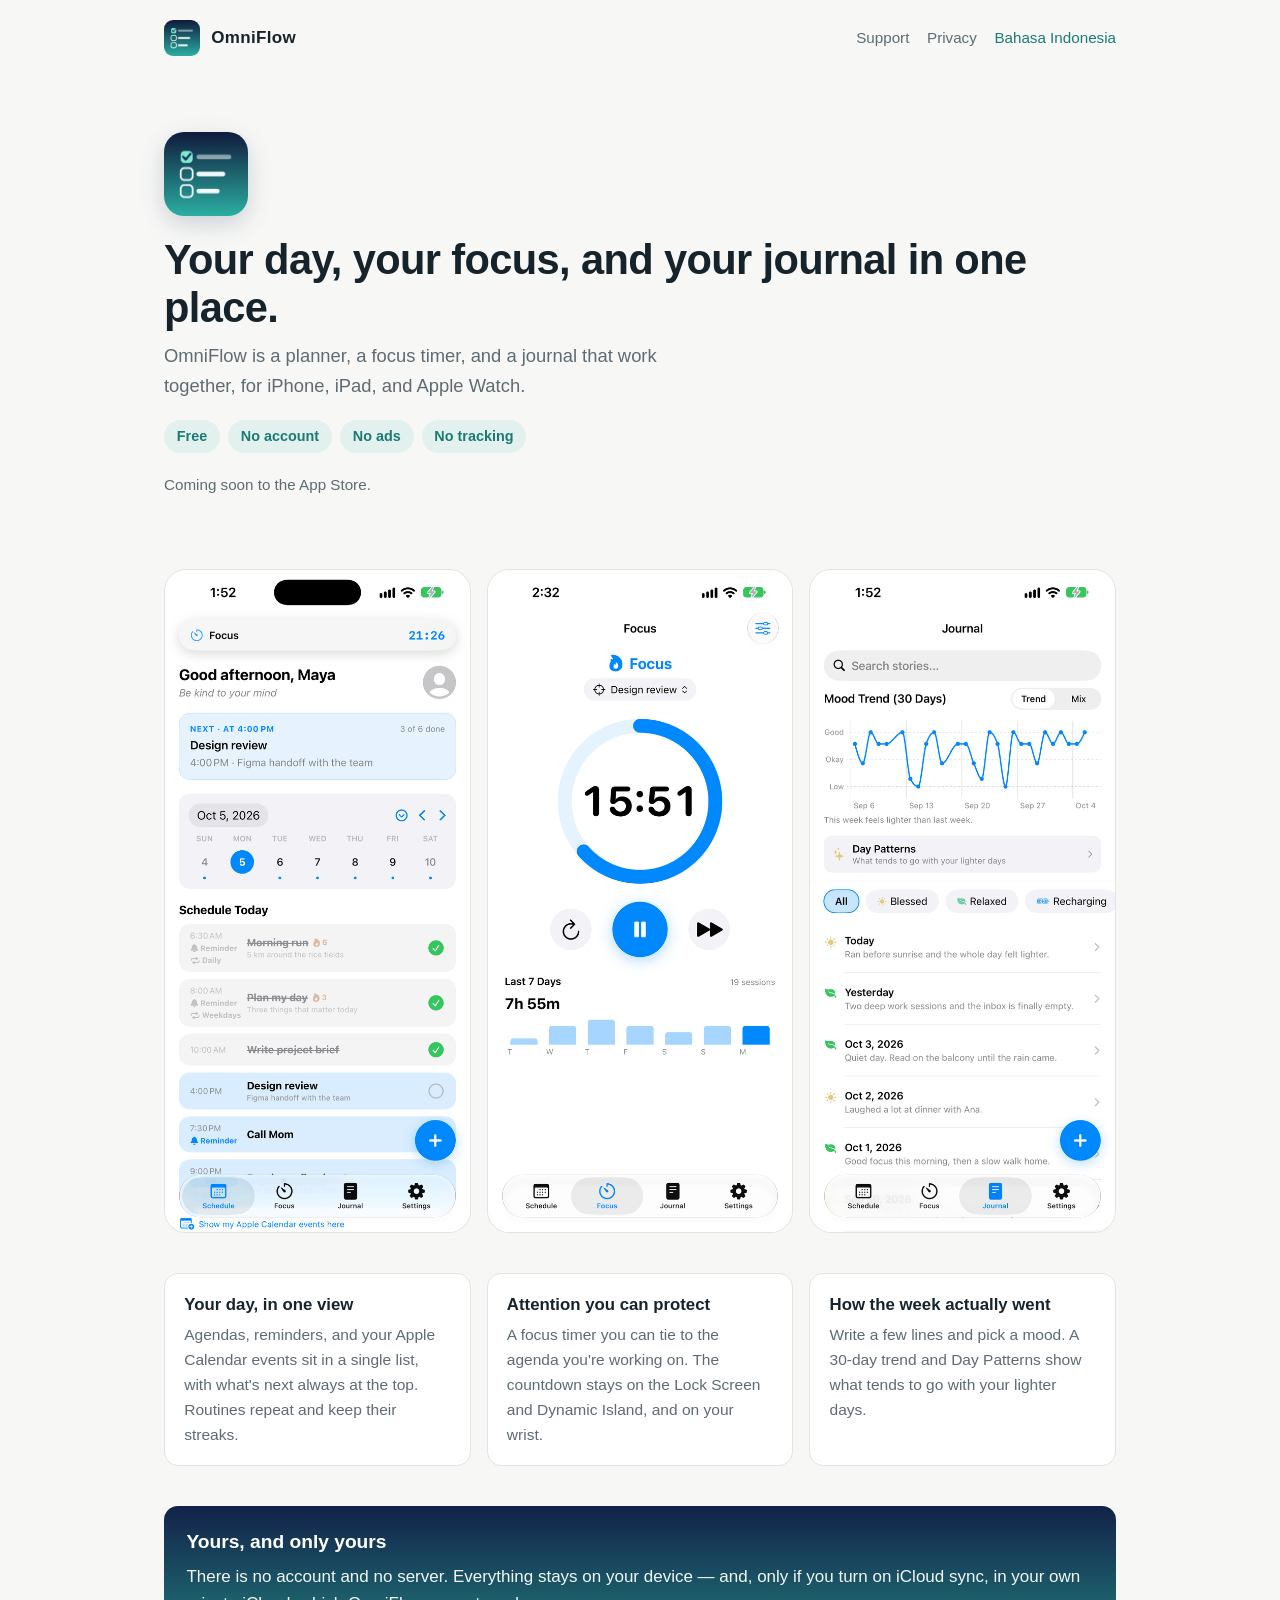
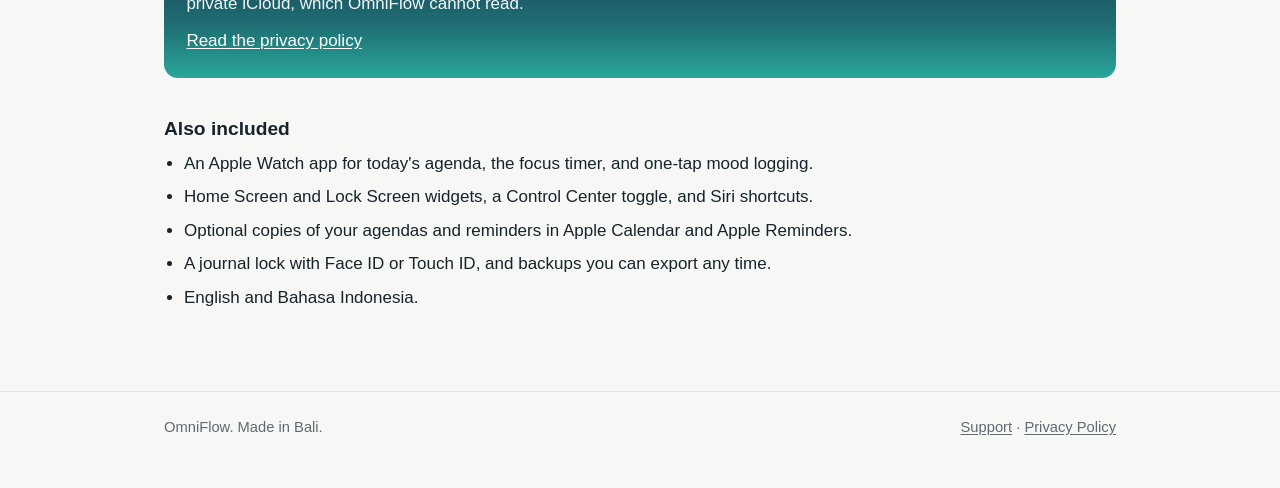
<file: index.html>
<!DOCTYPE html>
<html lang="en">
<head>
<meta charset="utf-8">
<meta name="viewport" content="width=device-width, initial-scale=1">
<title>OmniFlow — Planner, Focus Timer & Journal</title>
<meta name="description" content="OmniFlow keeps your day, your attention, and your thoughts in one place. Free, with no account and no tracking, for iPhone, iPad, and Apple Watch.">
<link rel="icon" href="assets/icon.png">
<link rel="alternate" hreflang="id" href="id/">
<link rel="stylesheet" href="style.css">
</head>
<body>

<div class="wrap wide">
  <header class="site-header">
    <a class="brand" href="./"><img src="assets/icon.png" alt="">OmniFlow</a>
    <nav class="site-nav" aria-label="Site">
      <a href="support.html">Support</a>
      <a href="privacy.html">Privacy</a>
      <a class="lang" href="id/" lang="id" hreflang="id">Bahasa Indonesia</a>
    </nav>
  </header>

  <main>
    <section class="hero">
      <div>
        <img class="icon" src="assets/icon.png" alt="OmniFlow app icon">
        <h1>Your day, your focus, and your journal in one place.</h1>
        <p class="tagline">
          OmniFlow is a planner, a focus timer, and a journal
          that work together, for iPhone, iPad, and Apple Watch.
        </p>
        <ul class="chips">
          <li>Free</li>
          <li>No account</li>
          <li>No ads</li>
          <li>No tracking</li>
        </ul>
        <!-- Setelah rilis: ganti paragraf di bawah dengan tautan App Store. -->
        <p class="status">Coming soon to the App Store.</p>
      </div>
    </section>

    <div class="shots">
      <img src="assets/en-1-schedule.png" width="600" height="1304" loading="lazy"
           alt="The Schedule tab: the next agenda at the top, a week strip, and today's list with completed items ticked.">
      <img src="assets/en-2-focus.png" width="600" height="1304" loading="lazy"
           alt="The Focus tab: a countdown ring for the agenda being worked on, and focus time for the last seven days.">
      <img src="assets/en-3-journal.png" width="600" height="1304" loading="lazy"
           alt="The Journal tab: a 30-day mood trend above a list of journal entries.">
    </div>

    <section class="features" aria-label="What it does">
      <div class="card">
        <h3>Your day, in one view</h3>
        <p>Agendas, reminders, and your Apple Calendar events sit in a single list, with what's
          next always at the top. Routines repeat and keep their streaks.</p>
      </div>
      <div class="card">
        <h3>Attention you can protect</h3>
        <p>A focus timer you can tie to the agenda you're working on. The countdown stays on the
          Lock Screen and Dynamic Island, and on your wrist.</p>
      </div>
      <div class="card">
        <h3>How the week actually went</h3>
        <p>Write a few lines and pick a mood. A 30-day trend and Day Patterns show what tends to
          go with your lighter days.</p>
      </div>
    </section>

    <section class="band">
      <h2>Yours, and only yours</h2>
      <p>There is no account and no server. Everything stays on your device — and, only if you
        turn on iCloud sync, in your own private iCloud, which OmniFlow cannot read.</p>
      <p><a href="privacy.html">Read the privacy policy</a></p>
    </section>

    <h2>Also included</h2>
    <ul>
      <li>An Apple Watch app for today's agenda, the focus timer, and one-tap mood logging.</li>
      <li>Home Screen and Lock Screen widgets, a Control Center toggle, and Siri shortcuts.</li>
      <li>Optional copies of your agendas and reminders in Apple Calendar and Apple Reminders.</li>
      <li>A journal lock with Face ID or Touch ID, and backups you can export any time.</li>
      <li>English and Bahasa Indonesia.</li>
    </ul>
  </main>
</div>

<footer class="site-footer">
  <div class="wrap wide">
    <span>OmniFlow. Made in Bali.</span>
    <span><a href="support.html">Support</a> · <a href="privacy.html">Privacy Policy</a></span>
  </div>
</footer>

</body>
</html>
</file>
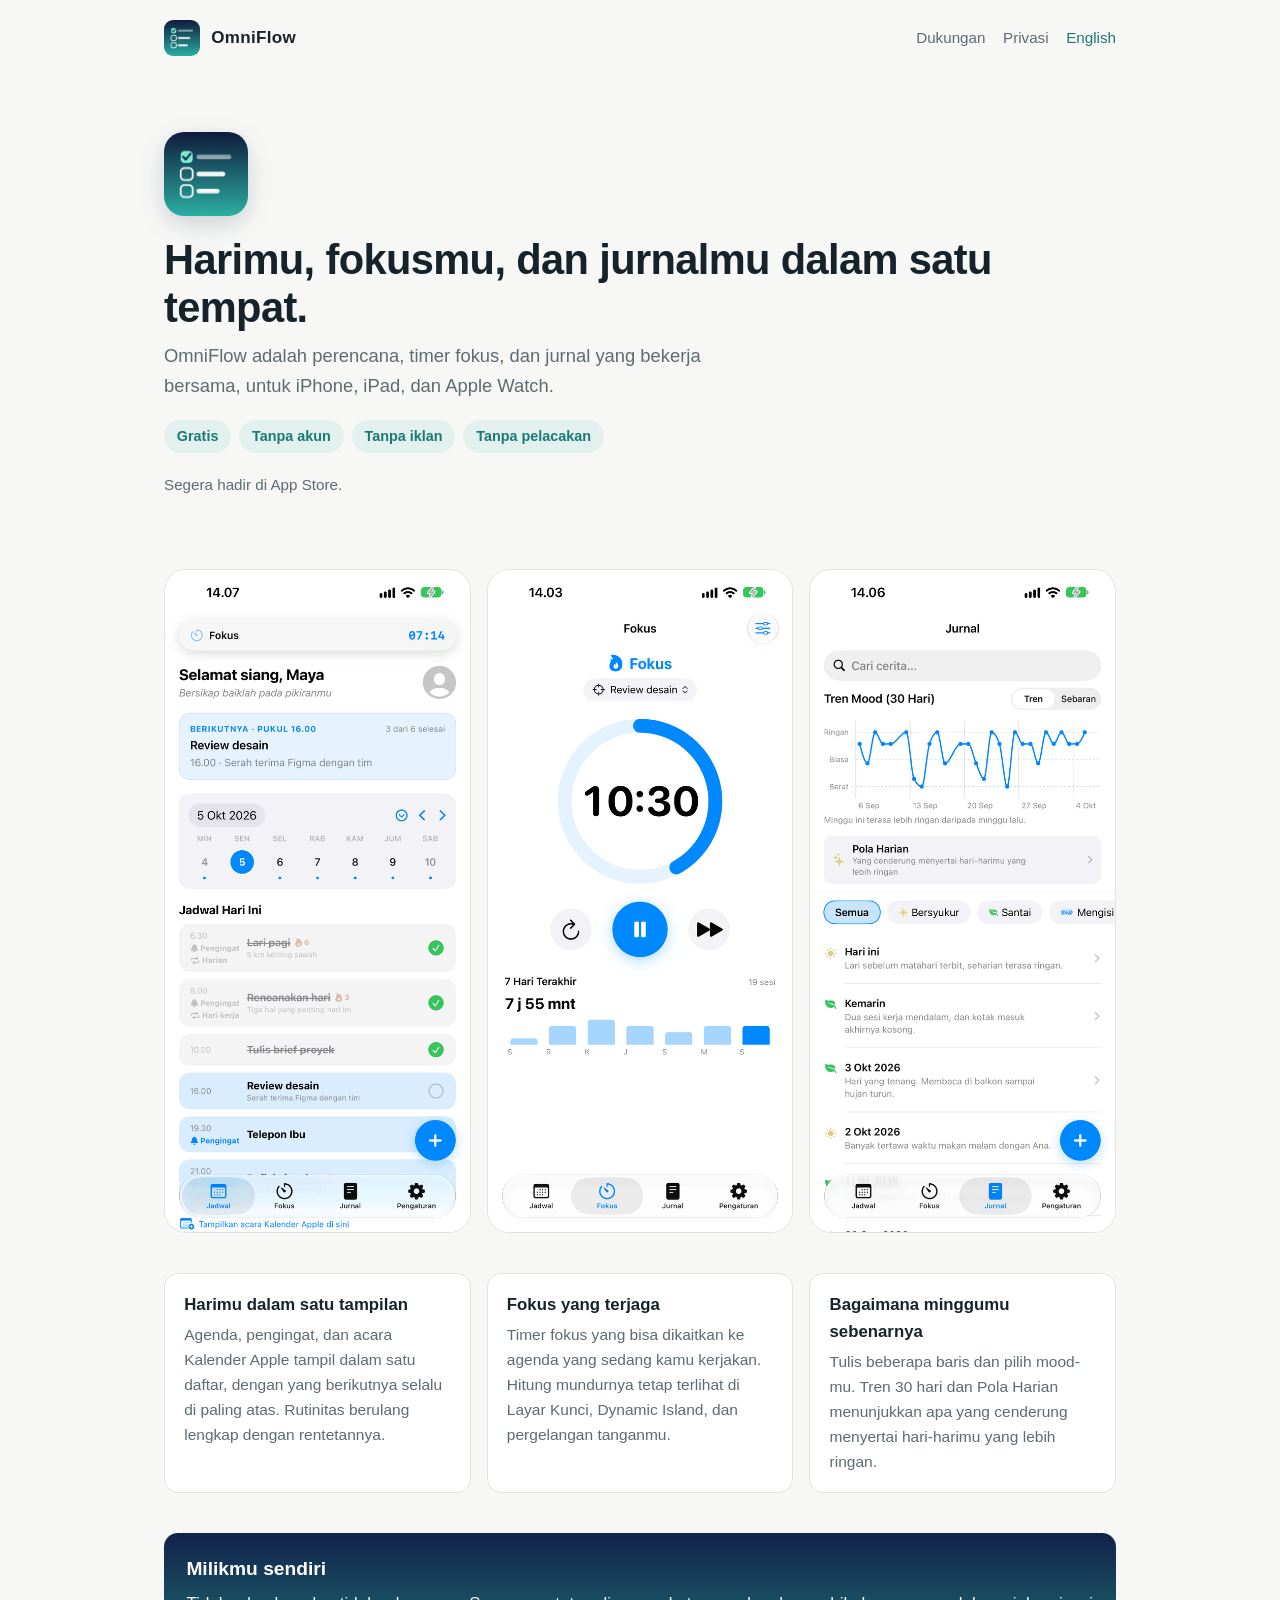
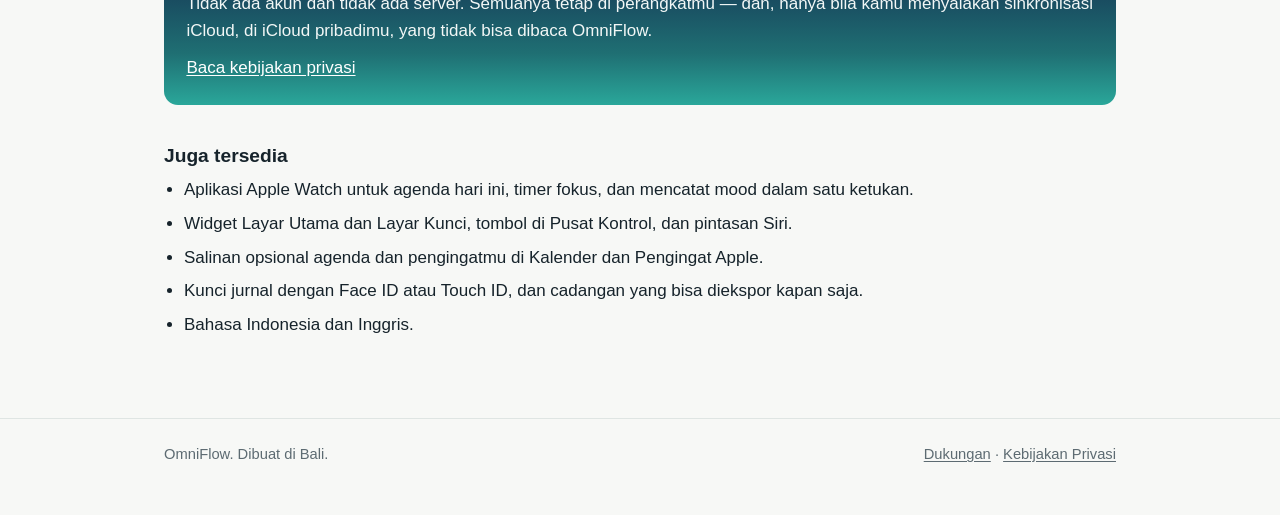
<file: id/index.html>
<!DOCTYPE html>
<html lang="id">
<head>
<meta charset="utf-8">
<meta name="viewport" content="width=device-width, initial-scale=1">
<title>OmniFlow — Agenda, Fokus & Jurnal Harian</title>
<meta name="description" content="OmniFlow menyatukan harimu, perhatianmu, dan pikiranmu dalam satu tempat. Gratis, tanpa akun, tanpa pelacakan, untuk iPhone, iPad, dan Apple Watch.">
<link rel="icon" href="../assets/icon.png">
<link rel="alternate" hreflang="en" href="../">
<link rel="stylesheet" href="../style.css">
</head>
<body>

<div class="wrap wide">
  <header class="site-header">
    <a class="brand" href="./"><img src="../assets/icon.png" alt="">OmniFlow</a>
    <nav class="site-nav" aria-label="Situs">
      <a href="support.html">Dukungan</a>
      <a href="privacy.html">Privasi</a>
      <a class="lang" href="../" lang="en" hreflang="en">English</a>
    </nav>
  </header>

  <main>
    <section class="hero">
      <div>
        <img class="icon" src="../assets/icon.png" alt="Ikon aplikasi OmniFlow">
        <h1>Harimu, fokusmu, dan jurnalmu dalam satu tempat.</h1>
        <p class="tagline">
          OmniFlow adalah perencana, timer fokus, dan jurnal
          yang bekerja bersama, untuk iPhone, iPad, dan Apple Watch.
        </p>
        <ul class="chips">
          <li>Gratis</li>
          <li>Tanpa akun</li>
          <li>Tanpa iklan</li>
          <li>Tanpa pelacakan</li>
        </ul>
        <!-- Setelah rilis: ganti paragraf di bawah dengan tautan App Store. -->
        <p class="status">Segera hadir di App Store.</p>
      </div>
    </section>

    <div class="shots">
      <img src="../assets/id-1-schedule.png" width="600" height="1304" loading="lazy"
           alt="Tab Jadwal: agenda berikutnya di paling atas, deretan hari dalam seminggu, dan daftar hari ini dengan agenda yang sudah dicentang.">
      <img src="../assets/id-2-focus.png" width="600" height="1304" loading="lazy"
           alt="Tab Fokus: lingkaran hitung mundur untuk agenda yang sedang dikerjakan, dan waktu fokus tujuh hari terakhir.">
      <img src="../assets/id-3-journal.png" width="600" height="1304" loading="lazy"
           alt="Tab Jurnal: tren mood 30 hari di atas daftar entri jurnal.">
    </div>

    <section class="features" aria-label="Yang bisa dilakukan">
      <div class="card">
        <h3>Harimu dalam satu tampilan</h3>
        <p>Agenda, pengingat, dan acara Kalender Apple tampil dalam satu daftar, dengan yang
          berikutnya selalu di paling atas. Rutinitas berulang lengkap dengan rentetannya.</p>
      </div>
      <div class="card">
        <h3>Fokus yang terjaga</h3>
        <p>Timer fokus yang bisa dikaitkan ke agenda yang sedang kamu kerjakan. Hitung mundurnya
          tetap terlihat di Layar Kunci, Dynamic Island, dan pergelangan tanganmu.</p>
      </div>
      <div class="card">
        <h3>Bagaimana minggumu sebenarnya</h3>
        <p>Tulis beberapa baris dan pilih mood-mu. Tren 30 hari dan Pola Harian menunjukkan apa
          yang cenderung menyertai hari-harimu yang lebih ringan.</p>
      </div>
    </section>

    <section class="band">
      <h2>Milikmu sendiri</h2>
      <p>Tidak ada akun dan tidak ada server. Semuanya tetap di perangkatmu — dan, hanya bila kamu
        menyalakan sinkronisasi iCloud, di iCloud pribadimu, yang tidak bisa dibaca OmniFlow.</p>
      <p><a href="privacy.html">Baca kebijakan privasi</a></p>
    </section>

    <h2>Juga tersedia</h2>
    <ul>
      <li>Aplikasi Apple Watch untuk agenda hari ini, timer fokus, dan mencatat mood dalam satu
        ketukan.</li>
      <li>Widget Layar Utama dan Layar Kunci, tombol di Pusat Kontrol, dan pintasan Siri.</li>
      <li>Salinan opsional agenda dan pengingatmu di Kalender dan Pengingat Apple.</li>
      <li>Kunci jurnal dengan Face ID atau Touch ID, dan cadangan yang bisa diekspor kapan saja.</li>
      <li>Bahasa Indonesia dan Inggris.</li>
    </ul>
  </main>
</div>

<footer class="site-footer">
  <div class="wrap wide">
    <span>OmniFlow. Dibuat di Bali.</span>
    <span><a href="support.html">Dukungan</a> · <a href="privacy.html">Kebijakan Privasi</a></span>
  </div>
</footer>

</body>
</html>
</file>
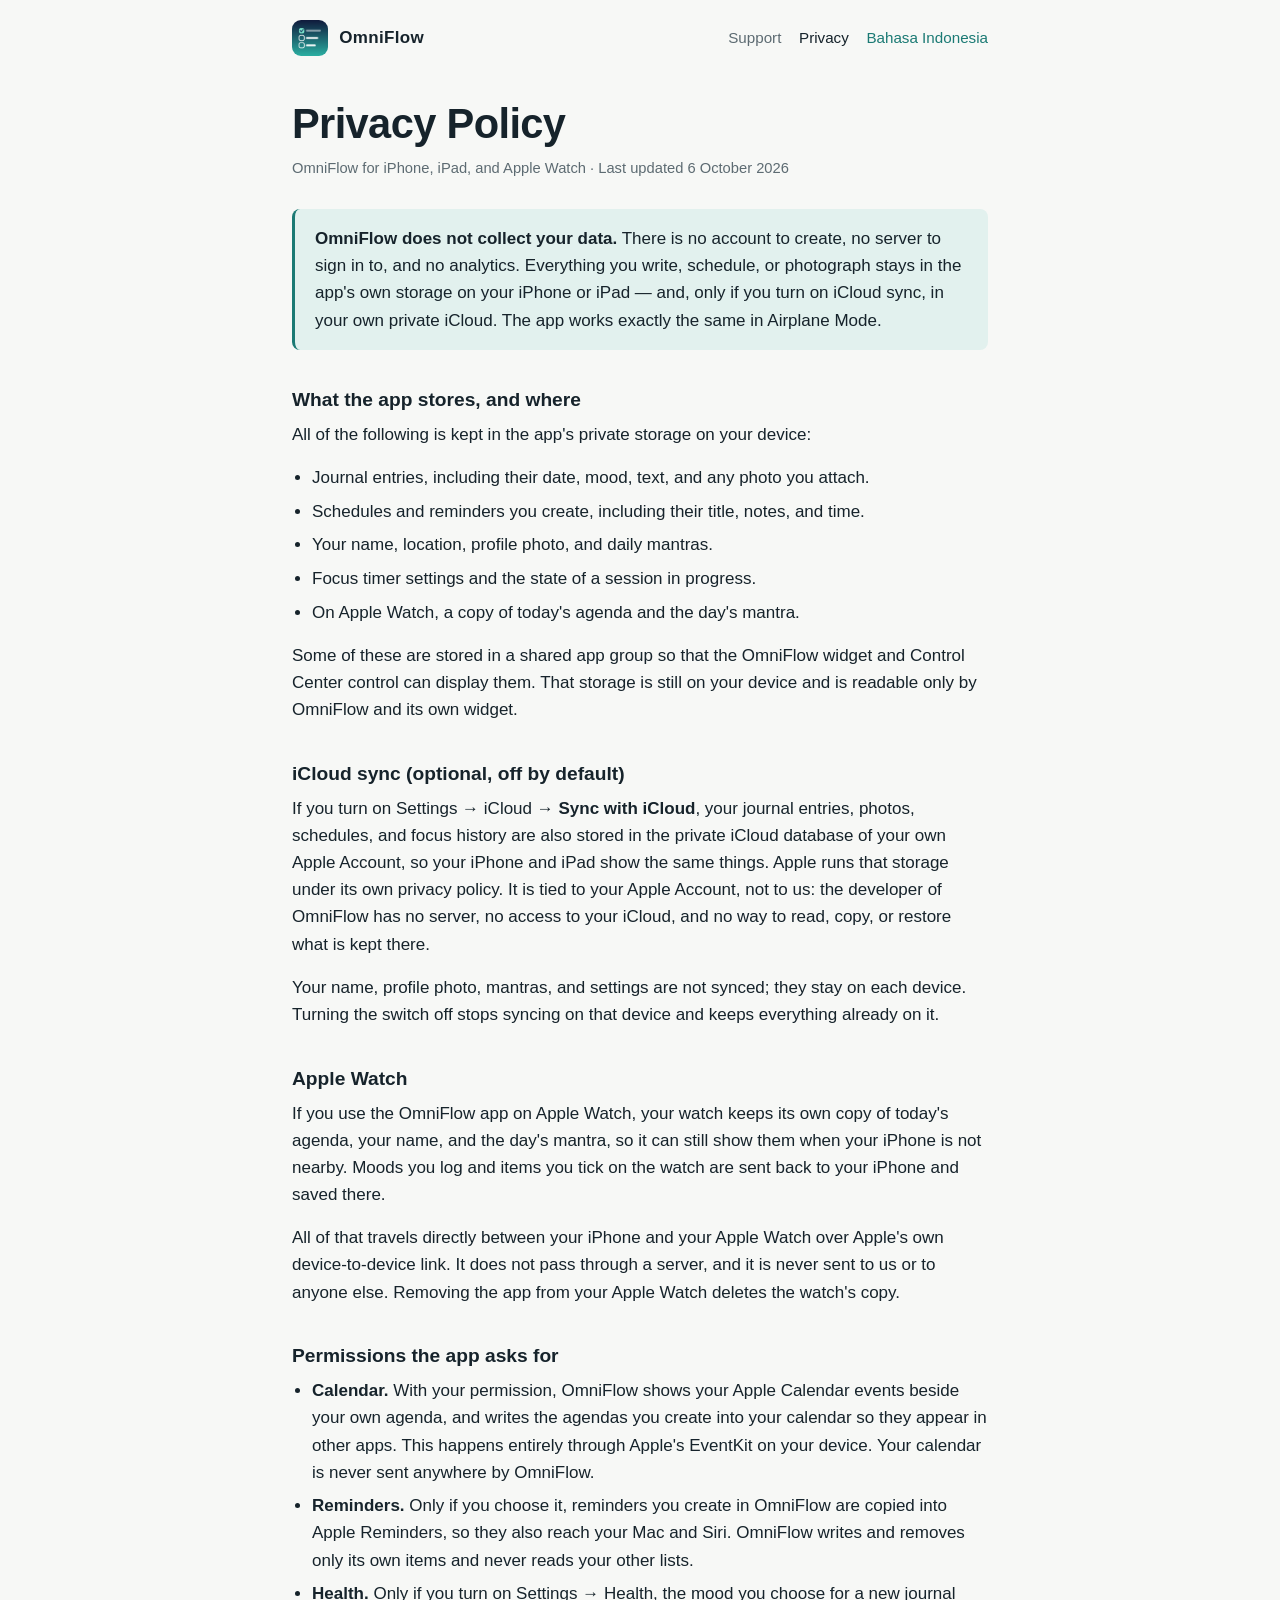
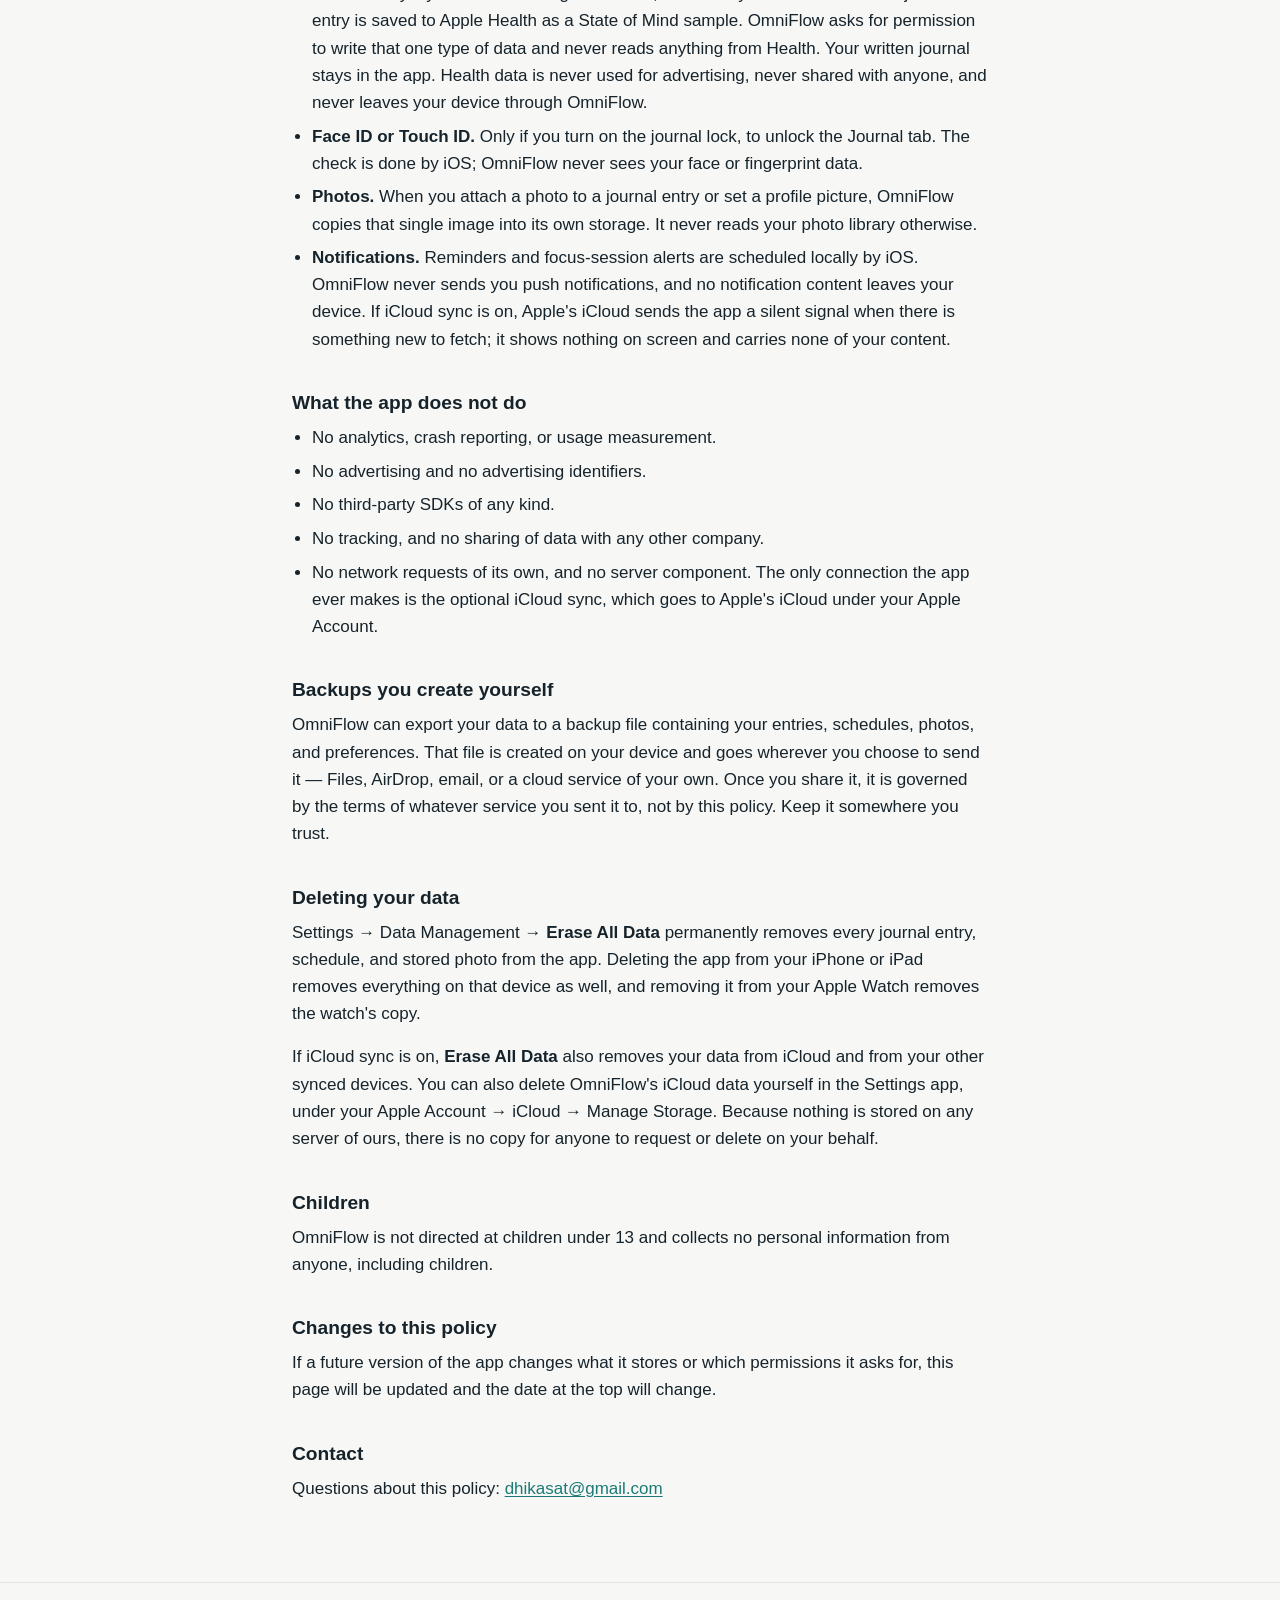
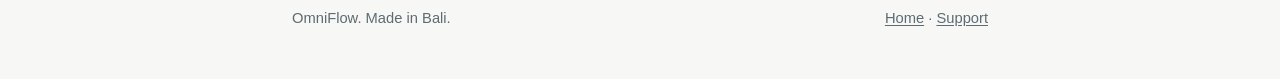
<file: privacy.html>
<!DOCTYPE html>
<html lang="en">
<head>
<meta charset="utf-8">
<meta name="viewport" content="width=device-width, initial-scale=1">
<title>OmniFlow — Privacy Policy</title>
<meta name="description" content="OmniFlow does not collect your data. What the app stores, where it is kept, and what each permission is used for.">
<link rel="icon" href="assets/icon.png">
<link rel="alternate" hreflang="id" href="id/privacy.html">
<link rel="stylesheet" href="style.css">
</head>
<body>

<div class="wrap">
  <header class="site-header">
    <a class="brand" href="./"><img src="assets/icon.png" alt="">OmniFlow</a>
    <nav class="site-nav" aria-label="Site">
      <a href="support.html">Support</a>
      <a href="privacy.html" aria-current="page">Privacy</a>
      <a class="lang" href="id/privacy.html" lang="id" hreflang="id">Bahasa Indonesia</a>
    </nav>
  </header>

<main>
<h1>Privacy Policy</h1>
<p class="updated">OmniFlow for iPhone, iPad, and Apple Watch · Last updated 6 October 2026</p>

<p class="lede">
  <strong>OmniFlow does not collect your data.</strong> There is no account to create, no server to
  sign in to, and no analytics. Everything you write, schedule, or photograph stays in the app's own
  storage on your iPhone or iPad — and, only if you turn on iCloud sync, in your own private iCloud.
  The app works exactly the same in Airplane Mode.
</p>

<h2>What the app stores, and where</h2>
<p>All of the following is kept in the app's private storage on your device:</p>
<ul>
  <li>Journal entries, including their date, mood, text, and any photo you attach.</li>
  <li>Schedules and reminders you create, including their title, notes, and time.</li>
  <li>Your name, location, profile photo, and daily mantras.</li>
  <li>Focus timer settings and the state of a session in progress.</li>
  <li>On Apple Watch, a copy of today's agenda and the day's mantra.</li>
</ul>
<p>
  Some of these are stored in a shared app group so that the OmniFlow widget and Control Center
  control can display them. That storage is still on your device and is readable only by OmniFlow
  and its own widget.
</p>

<h2>iCloud sync (optional, off by default)</h2>
<p>
  If you turn on Settings → iCloud → <strong>Sync with iCloud</strong>, your journal entries,
  photos, schedules, and focus history are also stored in the private iCloud database of your own
  Apple Account, so your iPhone and iPad show the same things. Apple runs that storage under its own
  privacy policy. It is tied to your Apple Account, not to us: the developer of OmniFlow has no
  server, no access to your iCloud, and no way to read, copy, or restore what is kept there.
</p>
<p>
  Your name, profile photo, mantras, and settings are not synced; they stay on each device. Turning
  the switch off stops syncing on that device and keeps everything already on it.
</p>

<h2>Apple Watch</h2>
<p>
  If you use the OmniFlow app on Apple Watch, your watch keeps its own copy of today's agenda, your
  name, and the day's mantra, so it can still show them when your iPhone is not nearby. Moods you
  log and items you tick on the watch are sent back to your iPhone and saved there.
</p>
<p>
  All of that travels directly between your iPhone and your Apple Watch over Apple's own
  device-to-device link. It does not pass through a server, and it is never sent to us or to anyone
  else. Removing the app from your Apple Watch deletes the watch's copy.
</p>

<h2>Permissions the app asks for</h2>
<ul>
  <li>
    <strong>Calendar.</strong> With your permission, OmniFlow shows your Apple Calendar events beside
    your own agenda, and writes the agendas you create into your calendar so they appear in other
    apps. This happens entirely through Apple's EventKit on your device. Your calendar is never sent
    anywhere by OmniFlow.
  </li>
  <li>
    <strong>Reminders.</strong> Only if you choose it, reminders you create in OmniFlow are copied into
    Apple Reminders, so they also reach your Mac and Siri. OmniFlow writes and removes only its own
    items and never reads your other lists.
  </li>
  <li>
    <strong>Health.</strong> Only if you turn on Settings → Health, the mood you choose for a new
    journal entry is saved to Apple Health as a State of Mind sample. OmniFlow asks for permission to
    write that one type of data and never reads anything from Health. Your written journal stays in
    the app. Health data is never used for advertising, never shared with anyone, and never leaves
    your device through OmniFlow.
  </li>
  <li>
    <strong>Face ID or Touch ID.</strong> Only if you turn on the journal lock, to unlock the Journal
    tab. The check is done by iOS; OmniFlow never sees your face or fingerprint data.
  </li>
  <li>
    <strong>Photos.</strong> When you attach a photo to a journal entry or set a profile picture,
    OmniFlow copies that single image into its own storage. It never reads your photo library
    otherwise.
  </li>
  <li>
    <strong>Notifications.</strong> Reminders and focus-session alerts are scheduled locally by iOS.
    OmniFlow never sends you push notifications, and no notification content leaves your device.
    If iCloud sync is on, Apple's iCloud sends the app a silent signal when there is something new
    to fetch; it shows nothing on screen and carries none of your content.
  </li>
</ul>

<h2>What the app does not do</h2>
<ul>
  <li>No analytics, crash reporting, or usage measurement.</li>
  <li>No advertising and no advertising identifiers.</li>
  <li>No third-party SDKs of any kind.</li>
  <li>No tracking, and no sharing of data with any other company.</li>
  <li>No network requests of its own, and no server component. The only connection the app ever
    makes is the optional iCloud sync, which goes to Apple's iCloud under your Apple Account.</li>
</ul>

<h2>Backups you create yourself</h2>
<p>
  OmniFlow can export your data to a backup file containing your entries, schedules, photos, and
  preferences. That file is created on your device and goes wherever you choose to send it — Files,
  AirDrop, email, or a cloud service of your own. Once you share it, it is governed by the terms of
  whatever service you sent it to, not by this policy. Keep it somewhere you trust.
</p>

<h2>Deleting your data</h2>
<p>
  Settings → Data Management → <strong>Erase All Data</strong> permanently removes every journal
  entry, schedule, and stored photo from the app. Deleting the app from your iPhone or iPad removes
  everything on that device as well, and removing it from your Apple Watch removes the watch's copy.
</p>
<p>
  If iCloud sync is on, <strong>Erase All Data</strong> also removes your data from iCloud and from
  your other synced devices. You can also delete OmniFlow's iCloud data yourself in the Settings app,
  under your Apple Account → iCloud → Manage Storage. Because nothing is stored on any server of
  ours, there is no copy for anyone to request or delete on your behalf.
</p>

<h2>Children</h2>
<p>
  OmniFlow is not directed at children under 13 and collects no personal information from anyone,
  including children.
</p>

<h2>Changes to this policy</h2>
<p>
  If a future version of the app changes what it stores or which permissions it asks for, this page
  will be updated and the date at the top will change.
</p>

<h2>Contact</h2>
<p>
  Questions about this policy: <a href="mailto:dhikasat@gmail.com">dhikasat@gmail.com</a>
</p>
</main>
</div>

<footer class="site-footer">
  <div class="wrap">
    <span>OmniFlow. Made in Bali.</span>
    <span><a href="./">Home</a> · <a href="support.html">Support</a></span>
  </div>
</footer>

</body>
</html>
</file>
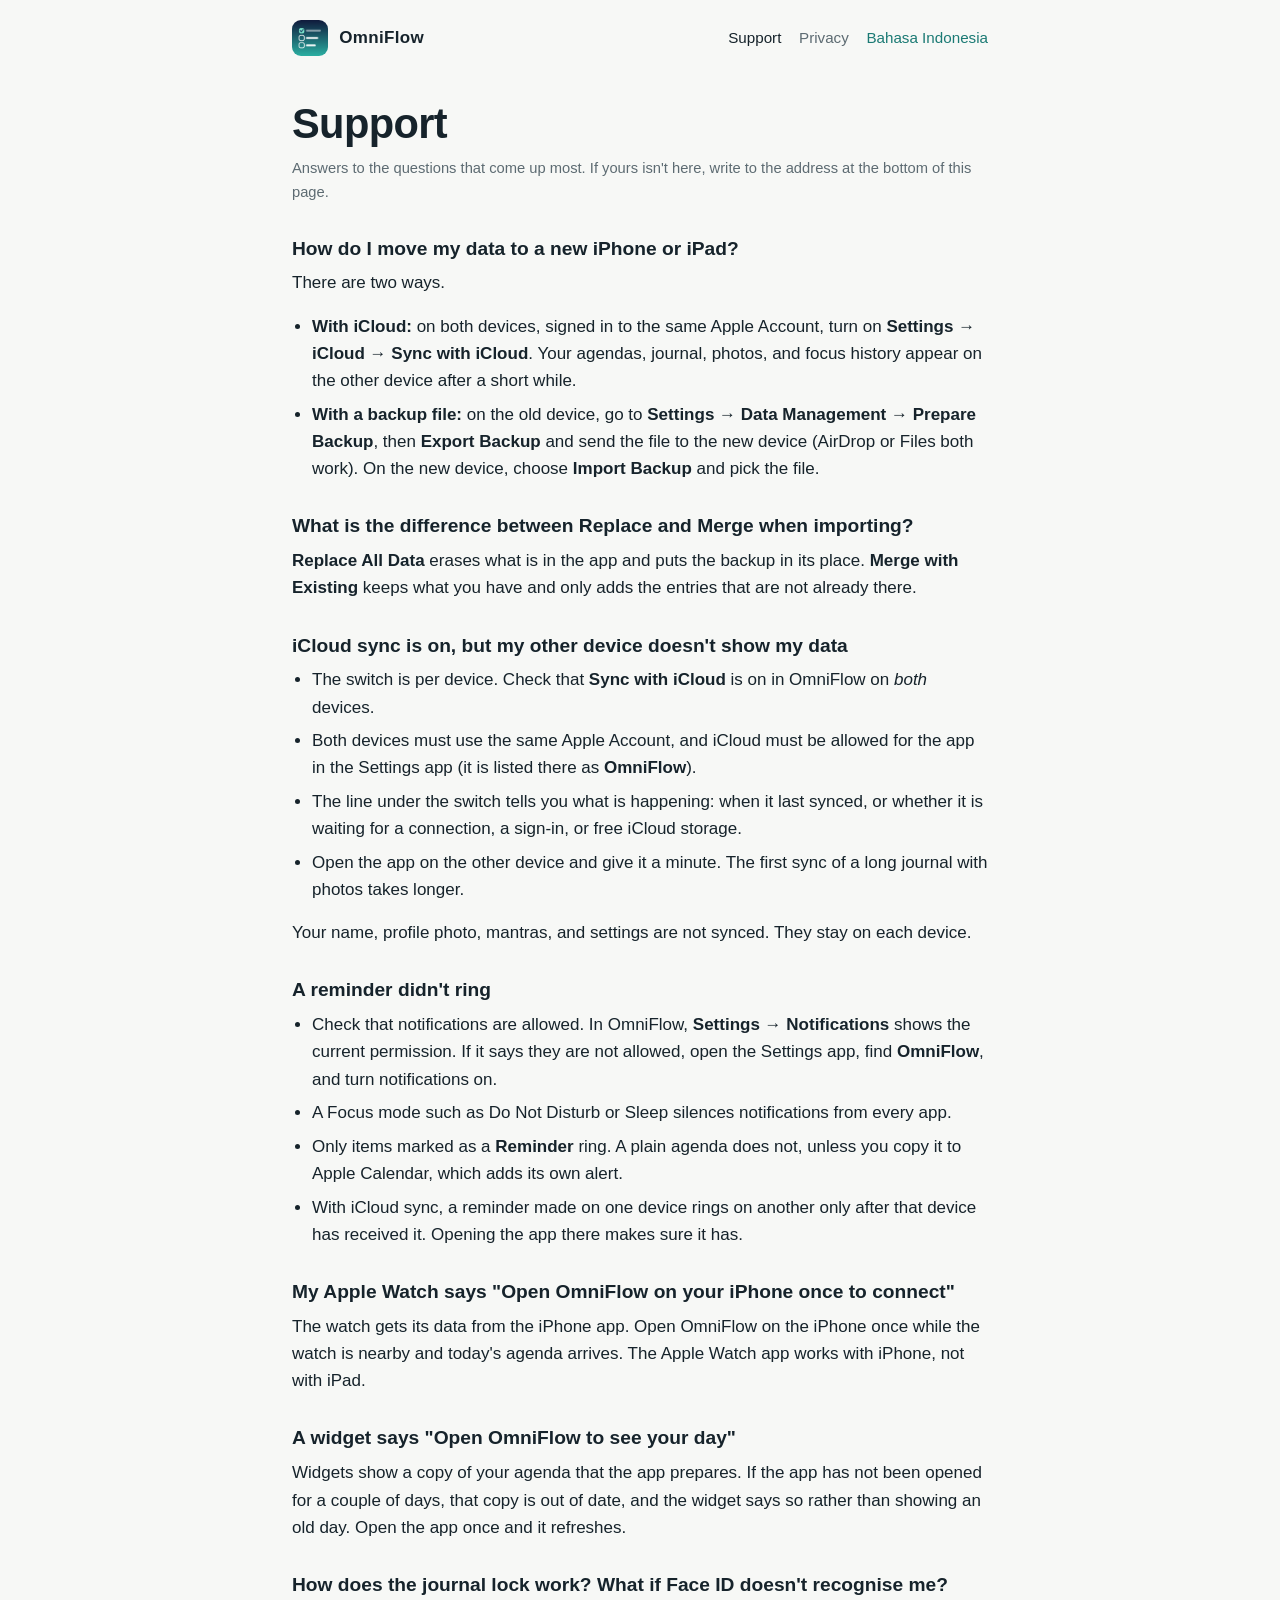
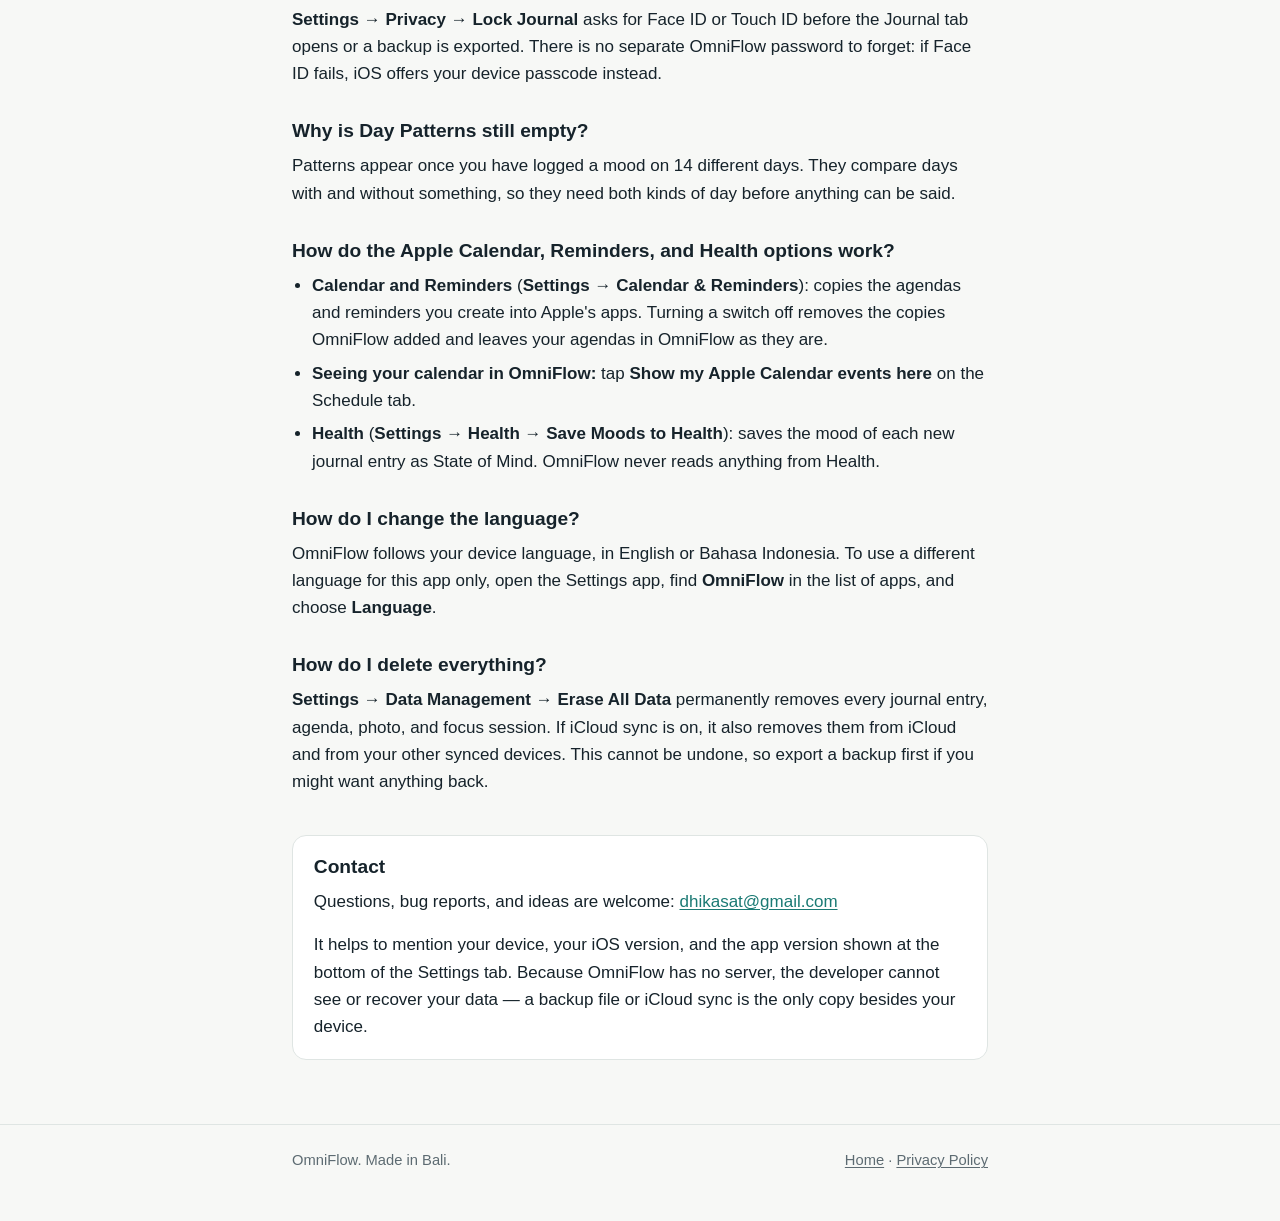
<file: support.html>
<!DOCTYPE html>
<html lang="en">
<head>
<meta charset="utf-8">
<meta name="viewport" content="width=device-width, initial-scale=1">
<title>OmniFlow — Support</title>
<meta name="description" content="Help with OmniFlow: backups, iCloud sync, reminders, Apple Watch, the journal lock, and how to reach the developer.">
<link rel="icon" href="assets/icon.png">
<link rel="alternate" hreflang="id" href="id/support.html">
<link rel="stylesheet" href="style.css">
</head>
<body>

<div class="wrap">
  <header class="site-header">
    <a class="brand" href="./"><img src="assets/icon.png" alt="">OmniFlow</a>
    <nav class="site-nav" aria-label="Site">
      <a href="support.html" aria-current="page">Support</a>
      <a href="privacy.html">Privacy</a>
      <a class="lang" href="id/support.html" lang="id" hreflang="id">Bahasa Indonesia</a>
    </nav>
  </header>

  <main class="faq">
    <h1>Support</h1>
    <p class="updated">Answers to the questions that come up most. If yours isn't here, write to
      the address at the bottom of this page.</p>

    <h2>How do I move my data to a new iPhone or iPad?</h2>
    <p>There are two ways.</p>
    <ul>
      <li><strong>With iCloud:</strong> on both devices, signed in to the same Apple Account, turn
        on <span class="path">Settings → iCloud → Sync with iCloud</span>. Your agendas, journal,
        photos, and focus history appear on the other device after a short while.</li>
      <li><strong>With a backup file:</strong> on the old device, go to
        <span class="path">Settings → Data Management → Prepare Backup</span>, then
        <strong>Export Backup</strong> and send the file to the new device (AirDrop or Files both
        work). On the new device, choose <strong>Import Backup</strong> and pick the file.</li>
    </ul>

    <h2>What is the difference between Replace and Merge when importing?</h2>
    <p><strong>Replace All Data</strong> erases what is in the app and puts the backup in its
      place. <strong>Merge with Existing</strong> keeps what you have and only adds the entries
      that are not already there.</p>

    <h2>iCloud sync is on, but my other device doesn't show my data</h2>
    <ul>
      <li>The switch is per device. Check that <strong>Sync with iCloud</strong> is on in OmniFlow
        on <em>both</em> devices.</li>
      <li>Both devices must use the same Apple Account, and iCloud must be allowed for the app in
        the Settings app (it is listed there as <strong>OmniFlow</strong>).</li>
      <li>The line under the switch tells you what is happening: when it last synced, or whether
        it is waiting for a connection, a sign-in, or free iCloud storage.</li>
      <li>Open the app on the other device and give it a minute. The first sync of a long
        journal with photos takes longer.</li>
    </ul>
    <p>Your name, profile photo, mantras, and settings are not synced. They stay on each device.</p>

    <h2>A reminder didn't ring</h2>
    <ul>
      <li>Check that notifications are allowed. In OmniFlow,
        <span class="path">Settings → Notifications</span> shows the current permission. If it
        says they are not allowed, open the Settings app, find <strong>OmniFlow</strong>, and turn
        notifications on.</li>
      <li>A Focus mode such as Do Not Disturb or Sleep silences notifications from every app.</li>
      <li>Only items marked as a <strong>Reminder</strong> ring. A plain agenda does not, unless
        you copy it to Apple Calendar, which adds its own alert.</li>
      <li>With iCloud sync, a reminder made on one device rings on another only after that device
        has received it. Opening the app there makes sure it has.</li>
    </ul>

    <h2>My Apple Watch says "Open OmniFlow on your iPhone once to connect"</h2>
    <p>The watch gets its data from the iPhone app. Open OmniFlow on the iPhone once while the
      watch is nearby and today's agenda arrives. The Apple Watch app works with iPhone, not
      with iPad.</p>

    <h2>A widget says "Open OmniFlow to see your day"</h2>
    <p>Widgets show a copy of your agenda that the app prepares. If the app has not been opened
      for a couple of days, that copy is out of date, and the widget says so rather than showing an
      old day. Open the app once and it refreshes.</p>

    <h2>How does the journal lock work? What if Face ID doesn't recognise me?</h2>
    <p><span class="path">Settings → Privacy → Lock Journal</span> asks for Face ID or Touch ID
      before the Journal tab opens or a backup is exported. There is no separate OmniFlow
      password to forget: if Face ID fails, iOS offers your device passcode instead.</p>

    <h2>Why is Day Patterns still empty?</h2>
    <p>Patterns appear once you have logged a mood on 14 different days. They compare days with
      and without something, so they need both kinds of day before anything can be said.</p>

    <h2>How do the Apple Calendar, Reminders, and Health options work?</h2>
    <ul>
      <li><strong>Calendar and Reminders</strong>
        (<span class="path">Settings → Calendar &amp; Reminders</span>): copies the agendas and
        reminders you create into Apple's apps. Turning a switch off removes the copies OmniFlow
        added and leaves your agendas in OmniFlow as they are.</li>
      <li><strong>Seeing your calendar in OmniFlow:</strong> tap <strong>Show my Apple Calendar
        events here</strong> on the Schedule tab.</li>
      <li><strong>Health</strong> (<span class="path">Settings → Health → Save Moods to
        Health</span>): saves the mood of each new journal entry as State of Mind. OmniFlow never
        reads anything from Health.</li>
    </ul>

    <h2>How do I change the language?</h2>
    <p>OmniFlow follows your device language, in English or Bahasa Indonesia. To use a different
      language for this app only, open the Settings app, find <strong>OmniFlow</strong> in the list of
      apps, and choose <strong>Language</strong>.</p>

    <h2>How do I delete everything?</h2>
    <p><span class="path">Settings → Data Management → Erase All Data</span> permanently removes
      every journal entry, agenda, photo, and focus session. If iCloud sync is on, it also removes
      them from iCloud and from your other synced devices. This cannot be undone, so export a
      backup first if you might want anything back.</p>

    <section class="contact">
      <h2>Contact</h2>
      <p>Questions, bug reports, and ideas are welcome:
        <a href="mailto:dhikasat@gmail.com?subject=OmniFlow%20support">dhikasat@gmail.com</a></p>
      <p>It helps to mention your device, your iOS version, and the app version shown at the
        bottom of the Settings tab. Because OmniFlow has no server, the developer cannot see or
        recover your data — a backup file or iCloud sync is the only copy besides your device.</p>
    </section>
  </main>
</div>

<footer class="site-footer">
  <div class="wrap">
    <span>OmniFlow. Made in Bali.</span>
    <span><a href="./">Home</a> · <a href="privacy.html">Privacy Policy</a></span>
  </div>
</footer>

</body>
</html>
</file>
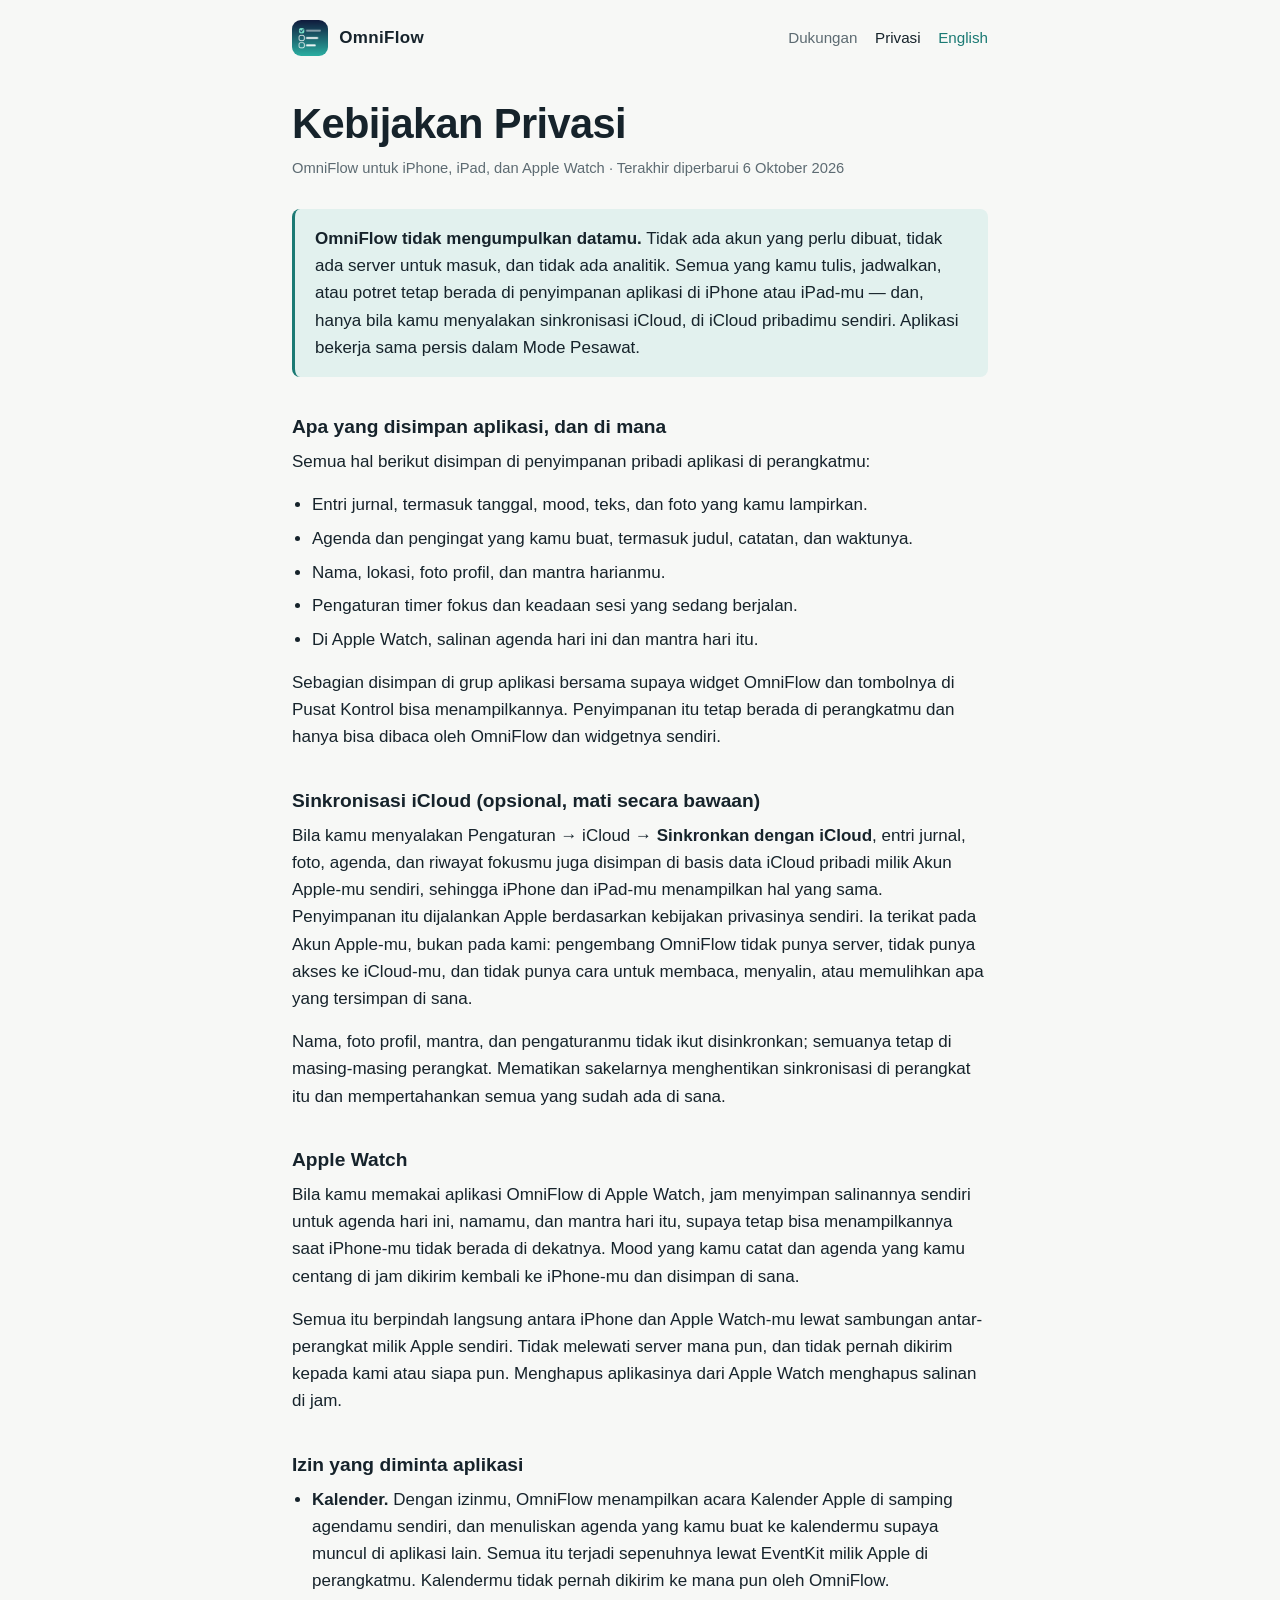
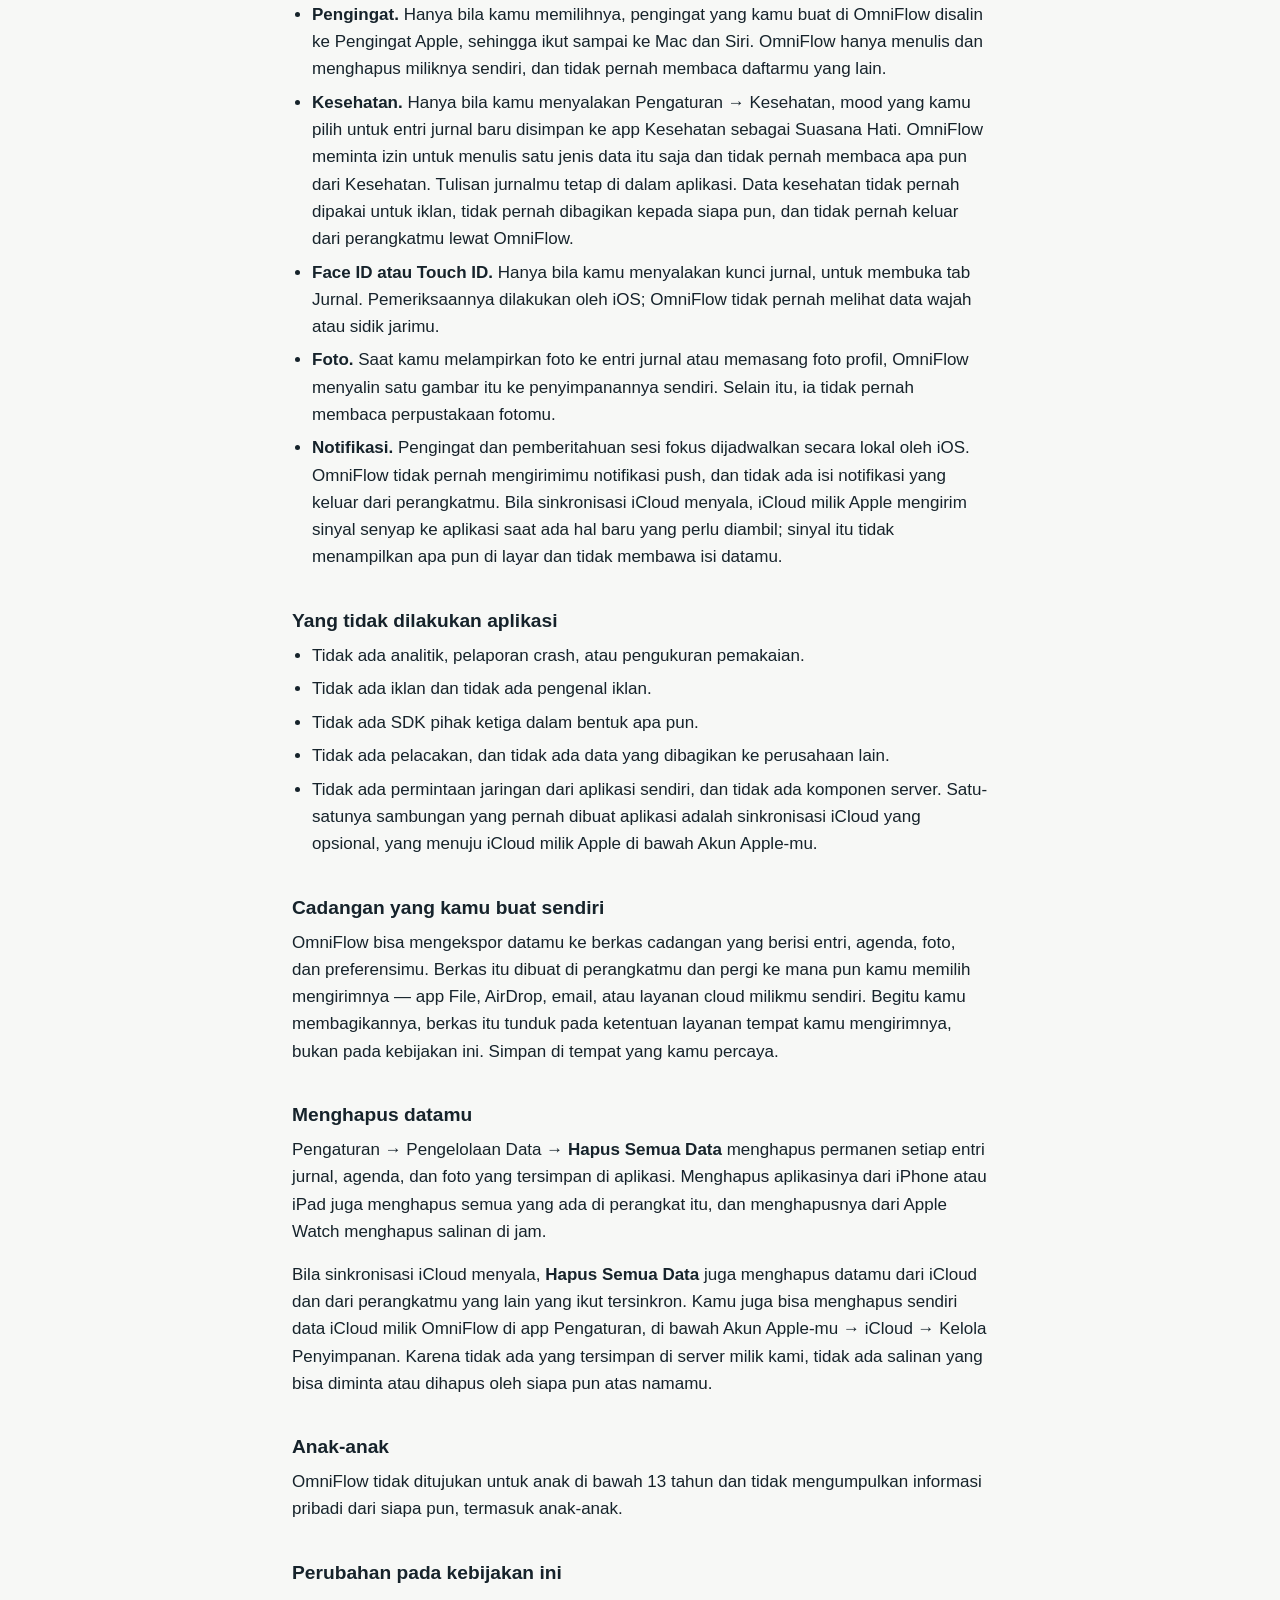
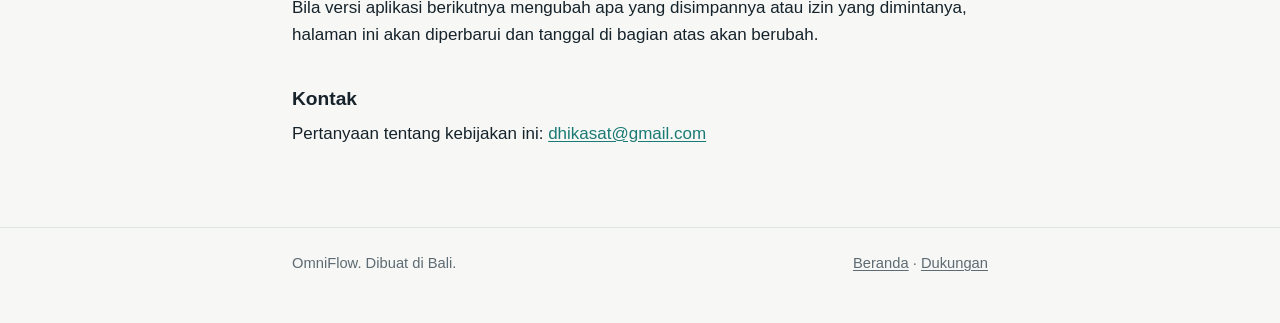
<file: id/privacy.html>
<!DOCTYPE html>
<html lang="id">
<head>
<meta charset="utf-8">
<meta name="viewport" content="width=device-width, initial-scale=1">
<title>OmniFlow — Kebijakan Privasi</title>
<meta name="description" content="OmniFlow tidak mengumpulkan datamu. Apa yang disimpan aplikasi, di mana disimpannya, dan untuk apa setiap izin dipakai.">
<link rel="icon" href="../assets/icon.png">
<link rel="alternate" hreflang="en" href="../privacy.html">
<link rel="stylesheet" href="../style.css">
</head>
<body>

<div class="wrap">
  <header class="site-header">
    <a class="brand" href="./"><img src="../assets/icon.png" alt="">OmniFlow</a>
    <nav class="site-nav" aria-label="Situs">
      <a href="support.html">Dukungan</a>
      <a href="privacy.html" aria-current="page">Privasi</a>
      <a class="lang" href="../privacy.html" lang="en" hreflang="en">English</a>
    </nav>
  </header>

<main>
<h1>Kebijakan Privasi</h1>
<p class="updated">OmniFlow untuk iPhone, iPad, dan Apple Watch · Terakhir diperbarui 6 Oktober 2026</p>

<p class="lede">
  <strong>OmniFlow tidak mengumpulkan datamu.</strong> Tidak ada akun yang perlu dibuat, tidak ada
  server untuk masuk, dan tidak ada analitik. Semua yang kamu tulis, jadwalkan, atau potret tetap
  berada di penyimpanan aplikasi di iPhone atau iPad-mu — dan, hanya bila kamu menyalakan
  sinkronisasi iCloud, di iCloud pribadimu sendiri. Aplikasi bekerja sama persis dalam Mode
  Pesawat.
</p>

<h2>Apa yang disimpan aplikasi, dan di mana</h2>
<p>Semua hal berikut disimpan di penyimpanan pribadi aplikasi di perangkatmu:</p>
<ul>
  <li>Entri jurnal, termasuk tanggal, mood, teks, dan foto yang kamu lampirkan.</li>
  <li>Agenda dan pengingat yang kamu buat, termasuk judul, catatan, dan waktunya.</li>
  <li>Nama, lokasi, foto profil, dan mantra harianmu.</li>
  <li>Pengaturan timer fokus dan keadaan sesi yang sedang berjalan.</li>
  <li>Di Apple Watch, salinan agenda hari ini dan mantra hari itu.</li>
</ul>
<p>
  Sebagian disimpan di grup aplikasi bersama supaya widget OmniFlow dan tombolnya di Pusat Kontrol
  bisa menampilkannya. Penyimpanan itu tetap berada di perangkatmu dan hanya bisa dibaca oleh
  OmniFlow dan widgetnya sendiri.
</p>

<h2>Sinkronisasi iCloud (opsional, mati secara bawaan)</h2>
<p>
  Bila kamu menyalakan Pengaturan → iCloud → <strong>Sinkronkan dengan iCloud</strong>, entri
  jurnal, foto, agenda, dan riwayat fokusmu juga disimpan di basis data iCloud pribadi milik Akun
  Apple-mu sendiri, sehingga iPhone dan iPad-mu menampilkan hal yang sama. Penyimpanan itu
  dijalankan Apple berdasarkan kebijakan privasinya sendiri. Ia terikat pada Akun Apple-mu, bukan
  pada kami: pengembang OmniFlow tidak punya server, tidak punya akses ke iCloud-mu, dan tidak
  punya cara untuk membaca, menyalin, atau memulihkan apa yang tersimpan di sana.
</p>
<p>
  Nama, foto profil, mantra, dan pengaturanmu tidak ikut disinkronkan; semuanya tetap di
  masing-masing perangkat. Mematikan sakelarnya menghentikan sinkronisasi di perangkat itu dan
  mempertahankan semua yang sudah ada di sana.
</p>

<h2>Apple Watch</h2>
<p>
  Bila kamu memakai aplikasi OmniFlow di Apple Watch, jam menyimpan salinannya sendiri untuk agenda
  hari ini, namamu, dan mantra hari itu, supaya tetap bisa menampilkannya saat iPhone-mu tidak
  berada di dekatnya. Mood yang kamu catat dan agenda yang kamu centang di jam dikirim kembali ke
  iPhone-mu dan disimpan di sana.
</p>
<p>
  Semua itu berpindah langsung antara iPhone dan Apple Watch-mu lewat sambungan antar-perangkat
  milik Apple sendiri. Tidak melewati server mana pun, dan tidak pernah dikirim kepada kami atau
  siapa pun. Menghapus aplikasinya dari Apple Watch menghapus salinan di jam.
</p>

<h2>Izin yang diminta aplikasi</h2>
<ul>
  <li>
    <strong>Kalender.</strong> Dengan izinmu, OmniFlow menampilkan acara Kalender Apple di samping
    agendamu sendiri, dan menuliskan agenda yang kamu buat ke kalendermu supaya muncul di aplikasi
    lain. Semua itu terjadi sepenuhnya lewat EventKit milik Apple di perangkatmu. Kalendermu
    tidak pernah dikirim ke mana pun oleh OmniFlow.
  </li>
  <li>
    <strong>Pengingat.</strong> Hanya bila kamu memilihnya, pengingat yang kamu buat di OmniFlow
    disalin ke Pengingat Apple, sehingga ikut sampai ke Mac dan Siri. OmniFlow hanya menulis dan
    menghapus miliknya sendiri, dan tidak pernah membaca daftarmu yang lain.
  </li>
  <li>
    <strong>Kesehatan.</strong> Hanya bila kamu menyalakan Pengaturan → Kesehatan, mood yang kamu
    pilih untuk entri jurnal baru disimpan ke app Kesehatan sebagai Suasana Hati. OmniFlow meminta
    izin untuk menulis satu jenis data itu saja dan tidak pernah membaca apa pun dari Kesehatan.
    Tulisan jurnalmu tetap di dalam aplikasi. Data kesehatan tidak pernah dipakai untuk iklan,
    tidak pernah dibagikan kepada siapa pun, dan tidak pernah keluar dari perangkatmu lewat
    OmniFlow.
  </li>
  <li>
    <strong>Face ID atau Touch ID.</strong> Hanya bila kamu menyalakan kunci jurnal, untuk membuka
    tab Jurnal. Pemeriksaannya dilakukan oleh iOS; OmniFlow tidak pernah melihat data wajah atau
    sidik jarimu.
  </li>
  <li>
    <strong>Foto.</strong> Saat kamu melampirkan foto ke entri jurnal atau memasang foto profil,
    OmniFlow menyalin satu gambar itu ke penyimpanannya sendiri. Selain itu, ia tidak pernah
    membaca perpustakaan fotomu.
  </li>
  <li>
    <strong>Notifikasi.</strong> Pengingat dan pemberitahuan sesi fokus dijadwalkan secara lokal
    oleh iOS. OmniFlow tidak pernah mengirimimu notifikasi push, dan tidak ada isi notifikasi yang
    keluar dari perangkatmu. Bila sinkronisasi iCloud menyala, iCloud milik Apple mengirim sinyal
    senyap ke aplikasi saat ada hal baru yang perlu diambil; sinyal itu tidak menampilkan apa pun
    di layar dan tidak membawa isi datamu.
  </li>
</ul>

<h2>Yang tidak dilakukan aplikasi</h2>
<ul>
  <li>Tidak ada analitik, pelaporan crash, atau pengukuran pemakaian.</li>
  <li>Tidak ada iklan dan tidak ada pengenal iklan.</li>
  <li>Tidak ada SDK pihak ketiga dalam bentuk apa pun.</li>
  <li>Tidak ada pelacakan, dan tidak ada data yang dibagikan ke perusahaan lain.</li>
  <li>Tidak ada permintaan jaringan dari aplikasi sendiri, dan tidak ada komponen server.
    Satu-satunya sambungan yang pernah dibuat aplikasi adalah sinkronisasi iCloud yang opsional,
    yang menuju iCloud milik Apple di bawah Akun Apple-mu.</li>
</ul>

<h2>Cadangan yang kamu buat sendiri</h2>
<p>
  OmniFlow bisa mengekspor datamu ke berkas cadangan yang berisi entri, agenda, foto, dan
  preferensimu. Berkas itu dibuat di perangkatmu dan pergi ke mana pun kamu memilih mengirimnya —
  app File, AirDrop, email, atau layanan cloud milikmu sendiri. Begitu kamu membagikannya, berkas
  itu tunduk pada ketentuan layanan tempat kamu mengirimnya, bukan pada kebijakan ini. Simpan di
  tempat yang kamu percaya.
</p>

<h2>Menghapus datamu</h2>
<p>
  Pengaturan → Pengelolaan Data → <strong>Hapus Semua Data</strong> menghapus permanen setiap
  entri jurnal, agenda, dan foto yang tersimpan di aplikasi. Menghapus aplikasinya dari iPhone
  atau iPad juga menghapus semua yang ada di perangkat itu, dan menghapusnya dari Apple Watch
  menghapus salinan di jam.
</p>
<p>
  Bila sinkronisasi iCloud menyala, <strong>Hapus Semua Data</strong> juga menghapus datamu dari
  iCloud dan dari perangkatmu yang lain yang ikut tersinkron. Kamu juga bisa menghapus sendiri
  data iCloud milik OmniFlow di app Pengaturan, di bawah Akun Apple-mu → iCloud → Kelola
  Penyimpanan. Karena tidak ada yang tersimpan di server milik kami, tidak ada salinan yang bisa
  diminta atau dihapus oleh siapa pun atas namamu.
</p>

<h2>Anak-anak</h2>
<p>
  OmniFlow tidak ditujukan untuk anak di bawah 13 tahun dan tidak mengumpulkan informasi pribadi
  dari siapa pun, termasuk anak-anak.
</p>

<h2>Perubahan pada kebijakan ini</h2>
<p>
  Bila versi aplikasi berikutnya mengubah apa yang disimpannya atau izin yang dimintanya, halaman
  ini akan diperbarui dan tanggal di bagian atas akan berubah.
</p>

<h2>Kontak</h2>
<p>
  Pertanyaan tentang kebijakan ini: <a href="mailto:dhikasat@gmail.com">dhikasat@gmail.com</a>
</p>
</main>
</div>

<footer class="site-footer">
  <div class="wrap">
    <span>OmniFlow. Dibuat di Bali.</span>
    <span><a href="./">Beranda</a> · <a href="support.html">Dukungan</a></span>
  </div>
</footer>

</body>
</html>
</file>
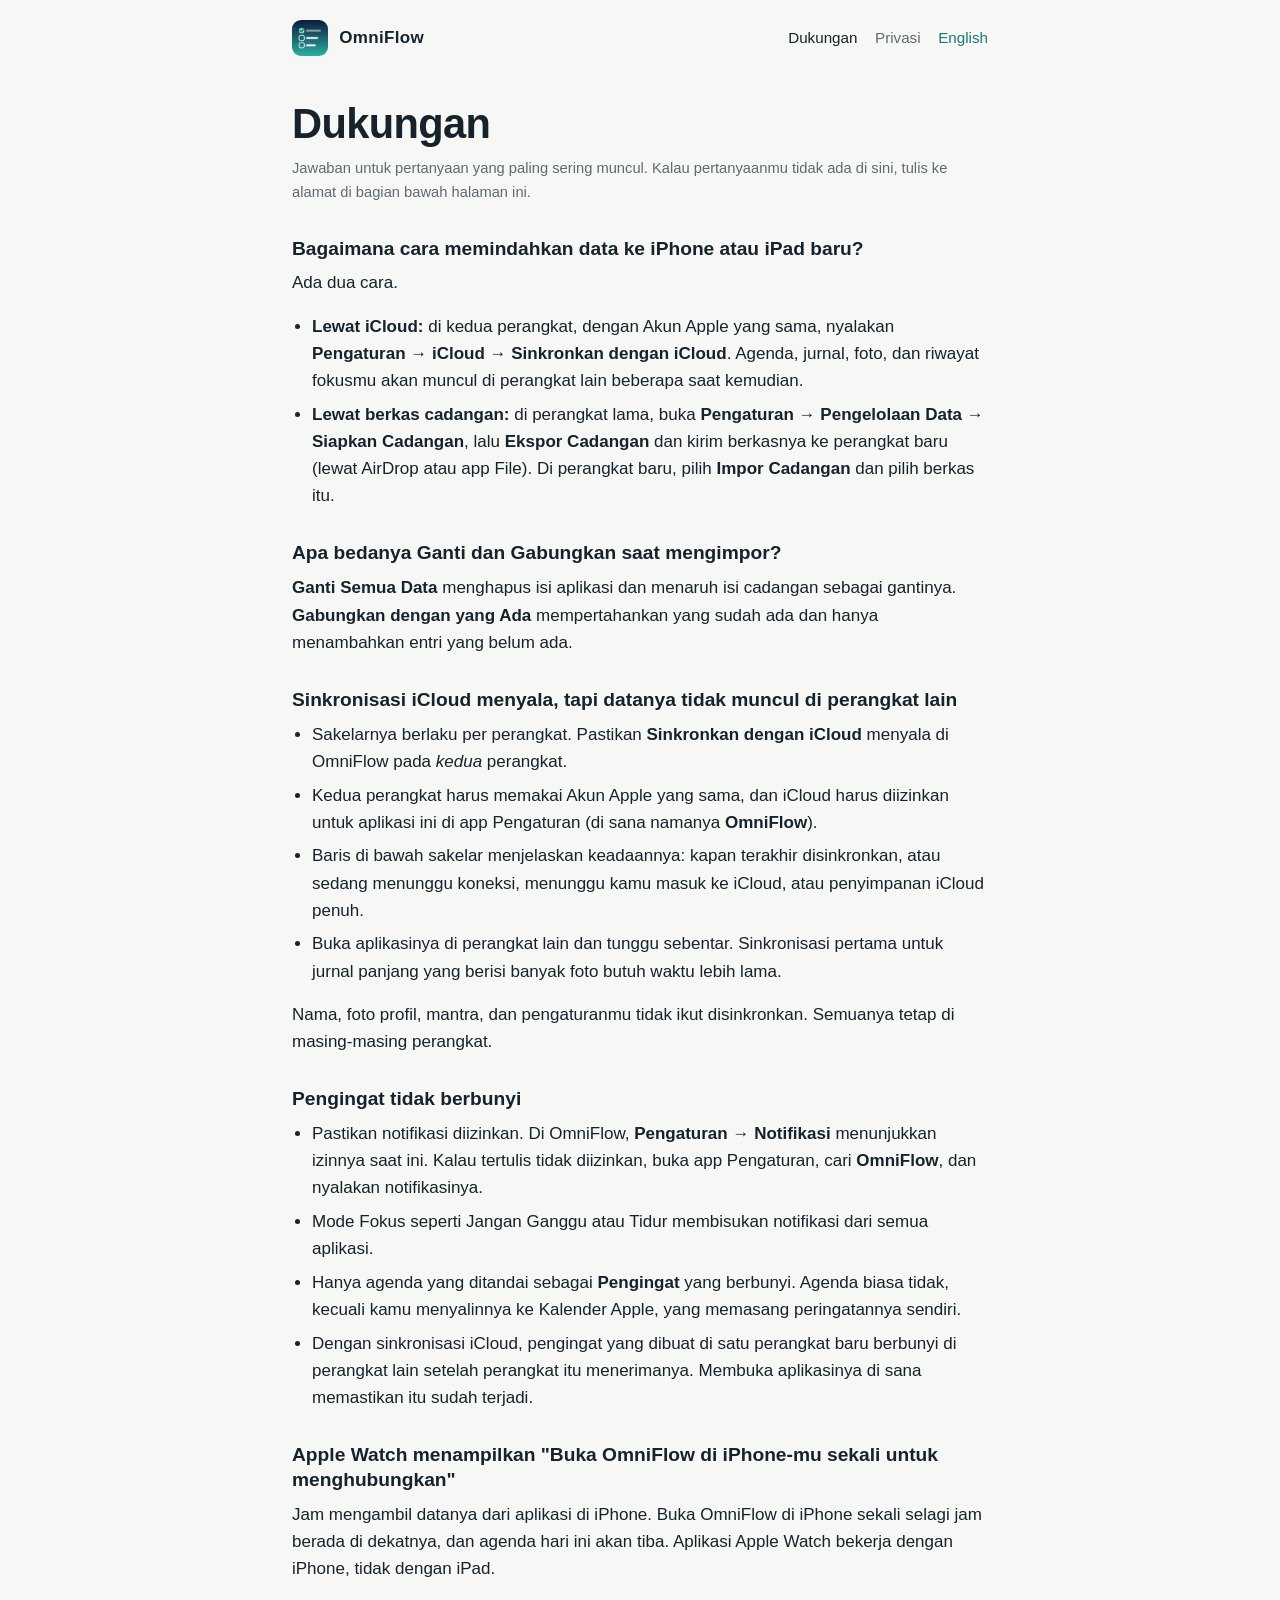
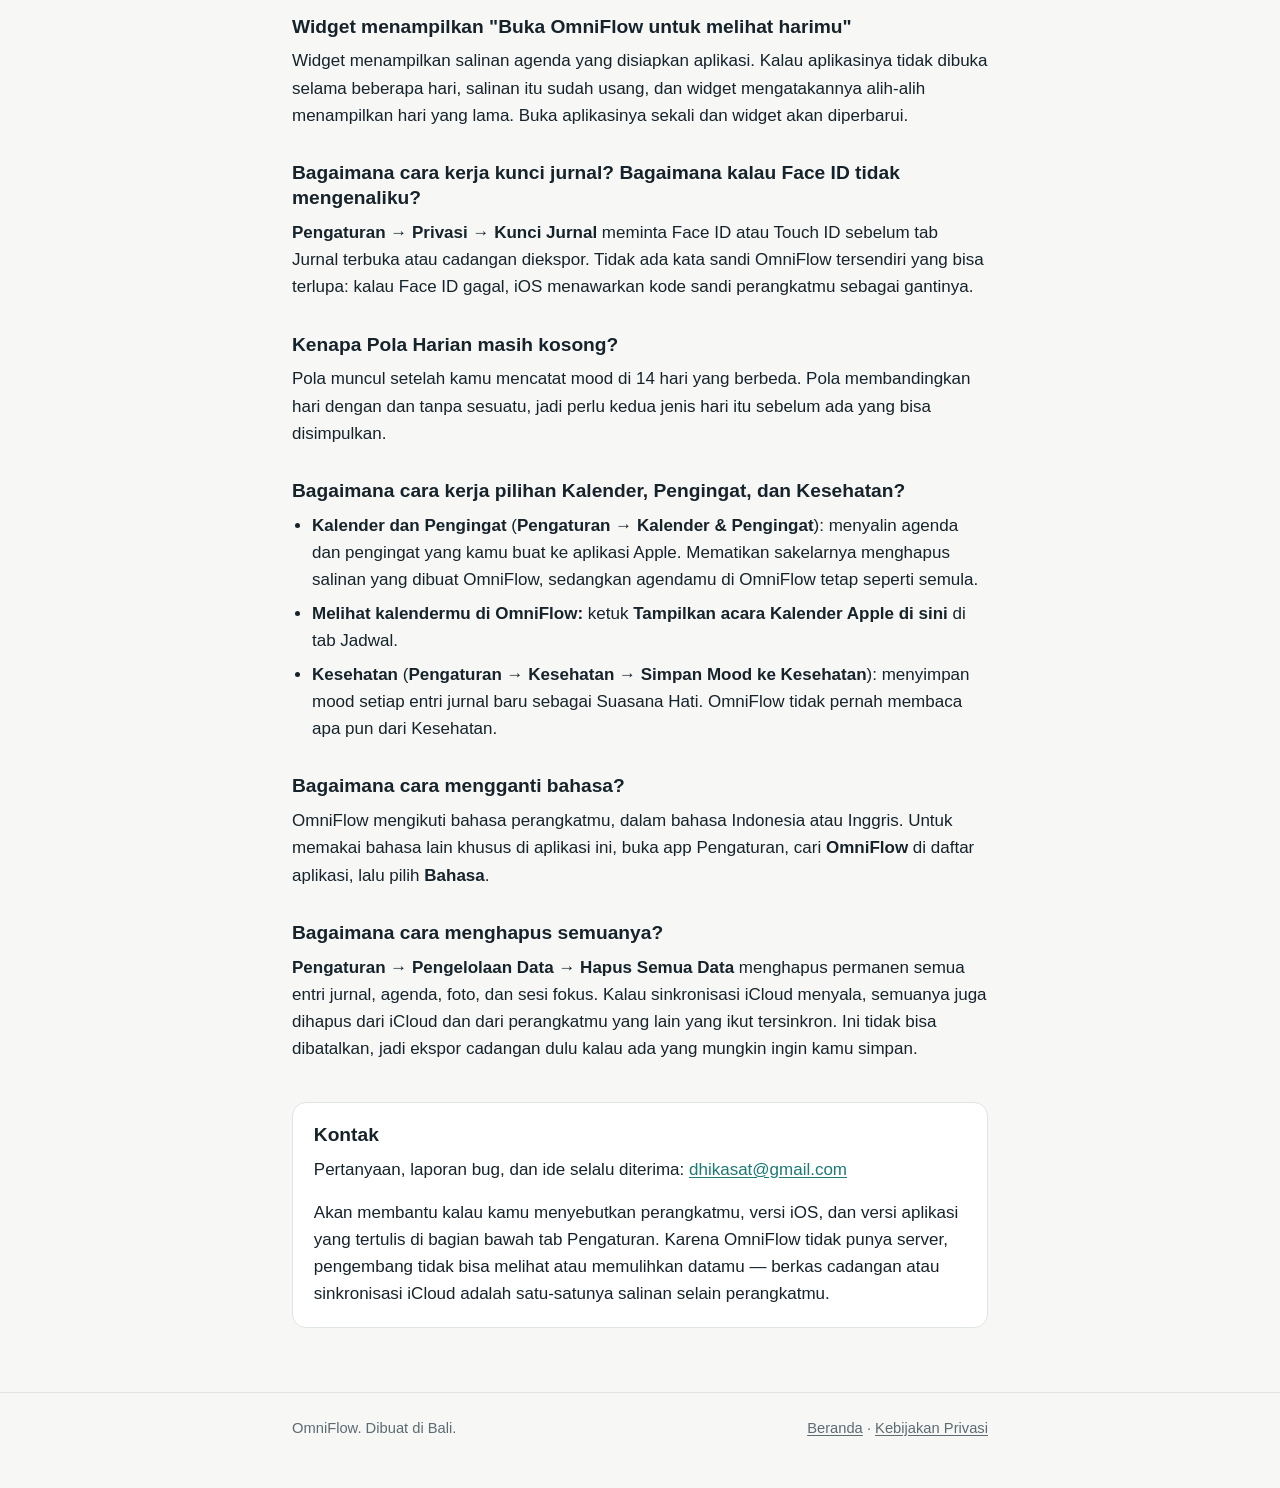
<file: id/support.html>
<!DOCTYPE html>
<html lang="id">
<head>
<meta charset="utf-8">
<meta name="viewport" content="width=device-width, initial-scale=1">
<title>OmniFlow — Dukungan</title>
<meta name="description" content="Bantuan untuk OmniFlow: cadangan, sinkronisasi iCloud, pengingat, Apple Watch, kunci jurnal, dan cara menghubungi pengembang.">
<link rel="icon" href="../assets/icon.png">
<link rel="alternate" hreflang="en" href="../support.html">
<link rel="stylesheet" href="../style.css">
</head>
<body>

<div class="wrap">
  <header class="site-header">
    <a class="brand" href="./"><img src="../assets/icon.png" alt="">OmniFlow</a>
    <nav class="site-nav" aria-label="Situs">
      <a href="support.html" aria-current="page">Dukungan</a>
      <a href="privacy.html">Privasi</a>
      <a class="lang" href="../support.html" lang="en" hreflang="en">English</a>
    </nav>
  </header>

  <main class="faq">
    <h1>Dukungan</h1>
    <p class="updated">Jawaban untuk pertanyaan yang paling sering muncul. Kalau pertanyaanmu
      tidak ada di sini, tulis ke alamat di bagian bawah halaman ini.</p>

    <h2>Bagaimana cara memindahkan data ke iPhone atau iPad baru?</h2>
    <p>Ada dua cara.</p>
    <ul>
      <li><strong>Lewat iCloud:</strong> di kedua perangkat, dengan Akun Apple yang sama, nyalakan
        <span class="path">Pengaturan → iCloud → Sinkronkan dengan iCloud</span>. Agenda, jurnal,
        foto, dan riwayat fokusmu akan muncul di perangkat lain beberapa saat kemudian.</li>
      <li><strong>Lewat berkas cadangan:</strong> di perangkat lama, buka
        <span class="path">Pengaturan → Pengelolaan Data → Siapkan Cadangan</span>, lalu
        <strong>Ekspor Cadangan</strong> dan kirim berkasnya ke perangkat baru (lewat AirDrop
        atau app File). Di perangkat baru, pilih <strong>Impor Cadangan</strong> dan pilih
        berkas itu.</li>
    </ul>

    <h2>Apa bedanya Ganti dan Gabungkan saat mengimpor?</h2>
    <p><strong>Ganti Semua Data</strong> menghapus isi aplikasi dan menaruh isi cadangan sebagai
      gantinya. <strong>Gabungkan dengan yang Ada</strong> mempertahankan yang sudah ada dan hanya
      menambahkan entri yang belum ada.</p>

    <h2>Sinkronisasi iCloud menyala, tapi datanya tidak muncul di perangkat lain</h2>
    <ul>
      <li>Sakelarnya berlaku per perangkat. Pastikan <strong>Sinkronkan dengan iCloud</strong>
        menyala di OmniFlow pada <em>kedua</em> perangkat.</li>
      <li>Kedua perangkat harus memakai Akun Apple yang sama, dan iCloud harus diizinkan untuk
        aplikasi ini di app Pengaturan (di sana namanya <strong>OmniFlow</strong>).</li>
      <li>Baris di bawah sakelar menjelaskan keadaannya: kapan terakhir disinkronkan, atau sedang
        menunggu koneksi, menunggu kamu masuk ke iCloud, atau penyimpanan iCloud penuh.</li>
      <li>Buka aplikasinya di perangkat lain dan tunggu sebentar. Sinkronisasi pertama untuk
        jurnal panjang yang berisi banyak foto butuh waktu lebih lama.</li>
    </ul>
    <p>Nama, foto profil, mantra, dan pengaturanmu tidak ikut disinkronkan. Semuanya tetap di
      masing-masing perangkat.</p>

    <h2>Pengingat tidak berbunyi</h2>
    <ul>
      <li>Pastikan notifikasi diizinkan. Di OmniFlow,
        <span class="path">Pengaturan → Notifikasi</span> menunjukkan izinnya saat ini. Kalau
        tertulis tidak diizinkan, buka app Pengaturan, cari <strong>OmniFlow</strong>, dan nyalakan
        notifikasinya.</li>
      <li>Mode Fokus seperti Jangan Ganggu atau Tidur membisukan notifikasi dari semua
        aplikasi.</li>
      <li>Hanya agenda yang ditandai sebagai <strong>Pengingat</strong> yang berbunyi. Agenda
        biasa tidak, kecuali kamu menyalinnya ke Kalender Apple, yang memasang peringatannya
        sendiri.</li>
      <li>Dengan sinkronisasi iCloud, pengingat yang dibuat di satu perangkat baru berbunyi di
        perangkat lain setelah perangkat itu menerimanya. Membuka aplikasinya di sana
        memastikan itu sudah terjadi.</li>
    </ul>

    <h2>Apple Watch menampilkan "Buka OmniFlow di iPhone-mu sekali untuk menghubungkan"</h2>
    <p>Jam mengambil datanya dari aplikasi di iPhone. Buka OmniFlow di iPhone sekali selagi jam
      berada di dekatnya, dan agenda hari ini akan tiba. Aplikasi Apple Watch bekerja dengan
      iPhone, tidak dengan iPad.</p>

    <h2>Widget menampilkan "Buka OmniFlow untuk melihat harimu"</h2>
    <p>Widget menampilkan salinan agenda yang disiapkan aplikasi. Kalau aplikasinya tidak dibuka
      selama beberapa hari, salinan itu sudah usang, dan widget mengatakannya alih-alih
      menampilkan hari yang lama. Buka aplikasinya sekali dan widget akan diperbarui.</p>

    <h2>Bagaimana cara kerja kunci jurnal? Bagaimana kalau Face ID tidak mengenaliku?</h2>
    <p><span class="path">Pengaturan → Privasi → Kunci Jurnal</span> meminta Face ID atau Touch
      ID sebelum tab Jurnal terbuka atau cadangan diekspor. Tidak ada kata sandi OmniFlow
      tersendiri yang bisa terlupa: kalau Face ID gagal, iOS menawarkan kode sandi perangkatmu
      sebagai gantinya.</p>

    <h2>Kenapa Pola Harian masih kosong?</h2>
    <p>Pola muncul setelah kamu mencatat mood di 14 hari yang berbeda. Pola membandingkan hari
      dengan dan tanpa sesuatu, jadi perlu kedua jenis hari itu sebelum ada yang bisa
      disimpulkan.</p>

    <h2>Bagaimana cara kerja pilihan Kalender, Pengingat, dan Kesehatan?</h2>
    <ul>
      <li><strong>Kalender dan Pengingat</strong>
        (<span class="path">Pengaturan → Kalender &amp; Pengingat</span>): menyalin agenda dan
        pengingat yang kamu buat ke aplikasi Apple. Mematikan sakelarnya menghapus salinan yang
        dibuat OmniFlow, sedangkan agendamu di OmniFlow tetap seperti semula.</li>
      <li><strong>Melihat kalendermu di OmniFlow:</strong> ketuk <strong>Tampilkan acara Kalender
        Apple di sini</strong> di tab Jadwal.</li>
      <li><strong>Kesehatan</strong> (<span class="path">Pengaturan → Kesehatan → Simpan Mood ke
        Kesehatan</span>): menyimpan mood setiap entri jurnal baru sebagai Suasana Hati.
        OmniFlow tidak pernah membaca apa pun dari Kesehatan.</li>
    </ul>

    <h2>Bagaimana cara mengganti bahasa?</h2>
    <p>OmniFlow mengikuti bahasa perangkatmu, dalam bahasa Indonesia atau Inggris. Untuk memakai
      bahasa lain khusus di aplikasi ini, buka app Pengaturan, cari <strong>OmniFlow</strong> di
      daftar aplikasi, lalu pilih <strong>Bahasa</strong>.</p>

    <h2>Bagaimana cara menghapus semuanya?</h2>
    <p><span class="path">Pengaturan → Pengelolaan Data → Hapus Semua Data</span> menghapus
      permanen semua entri jurnal, agenda, foto, dan sesi fokus. Kalau sinkronisasi iCloud
      menyala, semuanya juga dihapus dari iCloud dan dari perangkatmu yang lain yang ikut
      tersinkron. Ini tidak bisa dibatalkan, jadi ekspor cadangan dulu kalau ada yang mungkin
      ingin kamu simpan.</p>

    <section class="contact">
      <h2>Kontak</h2>
      <p>Pertanyaan, laporan bug, dan ide selalu diterima:
        <a href="mailto:dhikasat@gmail.com?subject=Dukungan%20OmniFlow">dhikasat@gmail.com</a></p>
      <p>Akan membantu kalau kamu menyebutkan perangkatmu, versi iOS, dan versi aplikasi yang
        tertulis di bagian bawah tab Pengaturan. Karena OmniFlow tidak punya server, pengembang
        tidak bisa melihat atau memulihkan datamu — berkas cadangan atau sinkronisasi iCloud
        adalah satu-satunya salinan selain perangkatmu.</p>
    </section>
  </main>
</div>

<footer class="site-footer">
  <div class="wrap">
    <span>OmniFlow. Dibuat di Bali.</span>
    <span><a href="./">Beranda</a> · <a href="privacy.html">Kebijakan Privasi</a></span>
  </div>
</footer>

</body>
</html>
</file>
<file: style.css>
/* OmniFlow — situs dukungan dan kebijakan privasi.
   Warna mengikuti ikon aplikasi: biru tua ke hijau toska. */

:root {
  color-scheme: light dark;
  --bg: #f7f8f6;
  --surface: #ffffff;
  --ink: #16232b;
  --muted: #5d6b72;
  --line: #dfe5e3;
  --accent: #1b7a74;
  --accent-soft: #e2f1ee;
  --navy: #12224a;
  --teal: #2aa79a;
  --radius: 14px;
}

@media (prefers-color-scheme: dark) {
  :root {
    --bg: #0e1518;
    --surface: #162126;
    --ink: #e8eeec;
    --muted: #93a3a6;
    --line: #26343a;
    --accent: #6fdcc8;
    --accent-soft: #15302f;
  }
}

* { box-sizing: border-box; }

html { -webkit-text-size-adjust: 100%; }

body {
  margin: 0;
  font: 17px/1.6 -apple-system, BlinkMacSystemFont, "Segoe UI", Roboto, Helvetica, Arial, sans-serif;
  color: var(--ink);
  background: var(--bg);
}

a { color: var(--accent); text-underline-offset: 2px; }
a:focus-visible { outline: 2px solid var(--accent); outline-offset: 3px; border-radius: 4px; }

.wrap { max-width: 46rem; margin: 0 auto; padding: 0 1.25rem; }
.wrap.wide { max-width: 62rem; }

/* Kepala halaman */

.site-header {
  display: flex;
  align-items: center;
  justify-content: space-between;
  gap: 1rem;
  padding: 1.25rem 0;
}

.brand {
  display: inline-flex;
  align-items: center;
  gap: .7rem;
  font-weight: 700;
  letter-spacing: .02em;
  color: var(--ink);
  text-decoration: none;
}

.brand img { width: 36px; height: 36px; border-radius: 9px; display: block; }

.site-nav { display: flex; flex-wrap: wrap; gap: .25rem 1.1rem; font-size: .95rem; }
.site-nav a { color: var(--muted); text-decoration: none; }
.site-nav a:hover, .site-nav a[aria-current="page"] { color: var(--ink); }
.site-nav .lang { color: var(--accent); }

/* Teks */

h1 { font-size: clamp(1.9rem, 5vw, 2.6rem); line-height: 1.15; letter-spacing: -.015em; margin: 0 0 .6rem; }
h2 { font-size: 1.2rem; line-height: 1.3; margin: 2.4rem 0 .5rem; }
h3 { font-size: 1.05rem; margin: 0 0 .3rem; }
p { margin: 0 0 1rem; }
ul { padding-left: 1.25rem; margin: 0 0 1rem; }
li { margin: .4rem 0; }

.updated { color: var(--muted); font-size: .92rem; margin: 0 0 1.75rem; }

.lede {
  background: var(--accent-soft);
  border-left: 3px solid var(--accent);
  padding: 1rem 1.25rem;
  border-radius: 8px;
  margin: 0 0 1.25rem;
}

main { padding: 1.5rem 0 4rem; }

/* Halaman utama */

.hero {
  display: grid;
  gap: 2rem;
  align-items: center;
  padding: 2rem 0 1rem;
}

.hero .icon { width: 84px; height: 84px; border-radius: 20px; display: block; margin-bottom: 1.25rem; box-shadow: 0 8px 24px rgb(18 34 74 / .18); }
.hero p.tagline { font-size: 1.15rem; color: var(--muted); max-width: 34rem; }

.chips { display: flex; flex-wrap: wrap; gap: .5rem; padding: 0; margin: 1.25rem 0 0; list-style: none; }
.chips li {
  margin: 0;
  padding: .3rem .8rem;
  border-radius: 999px;
  background: var(--accent-soft);
  color: var(--accent);
  font-size: .9rem;
  font-weight: 600;
}

.status { margin-top: 1.25rem; color: var(--muted); font-size: .95rem; }

.shots {
  display: grid;
  grid-template-columns: repeat(3, 1fr);
  gap: 1rem;
  margin: 2.5rem 0 1rem;
}

.shots img {
  width: 100%;
  height: auto;
  display: block;
  border-radius: 22px;
  border: 1px solid var(--line);
  background: var(--surface);
}

.features {
  display: grid;
  grid-template-columns: repeat(auto-fit, minmax(15rem, 1fr));
  gap: 1rem;
  margin: 2.5rem 0 0;
}

.card {
  background: var(--surface);
  border: 1px solid var(--line);
  border-radius: var(--radius);
  padding: 1.1rem 1.2rem;
}

.card p { margin: 0; color: var(--muted); font-size: .97rem; }

.band {
  margin: 2.5rem 0 0;
  padding: 1.5rem 1.4rem;
  border-radius: var(--radius);
  color: #f2f7f6;
  background: linear-gradient(180deg, var(--navy), #1f6f73 70%, var(--teal));
}

.band h2 { margin-top: 0; color: #ffffff; }
.band p { margin-bottom: .6rem; }
.band p:last-child { margin-bottom: 0; }
.band a { color: #ffffff; }

/* Halaman dukungan */

.faq h2 { margin-top: 2rem; }
/* Jalur menu boleh pindah baris: di layar ponsel, jalur panjang melebihi lebar layar. */
.faq .path { font-weight: 600; }

.contact {
  margin-top: 2.5rem;
  background: var(--surface);
  border: 1px solid var(--line);
  border-radius: var(--radius);
  padding: 1.2rem 1.3rem;
}

.contact h2 { margin-top: 0; }
.contact p:last-child { margin-bottom: 0; }

/* Kaki halaman */

.site-footer {
  border-top: 1px solid var(--line);
  padding: 1.5rem 0 3rem;
  color: var(--muted);
  font-size: .92rem;
}

.site-footer .wrap { display: flex; flex-wrap: wrap; justify-content: space-between; gap: .5rem 1.5rem; }
.site-footer a { color: var(--muted); }

@media (max-width: 34rem) {
  .shots { gap: .6rem; }
  .shots img { border-radius: 12px; }
  .site-header { flex-direction: column; align-items: flex-start; gap: .5rem; }
}

@media print {
  .site-nav, .shots { display: none; }
  body { background: #fff; color: #000; }
}
</file>
